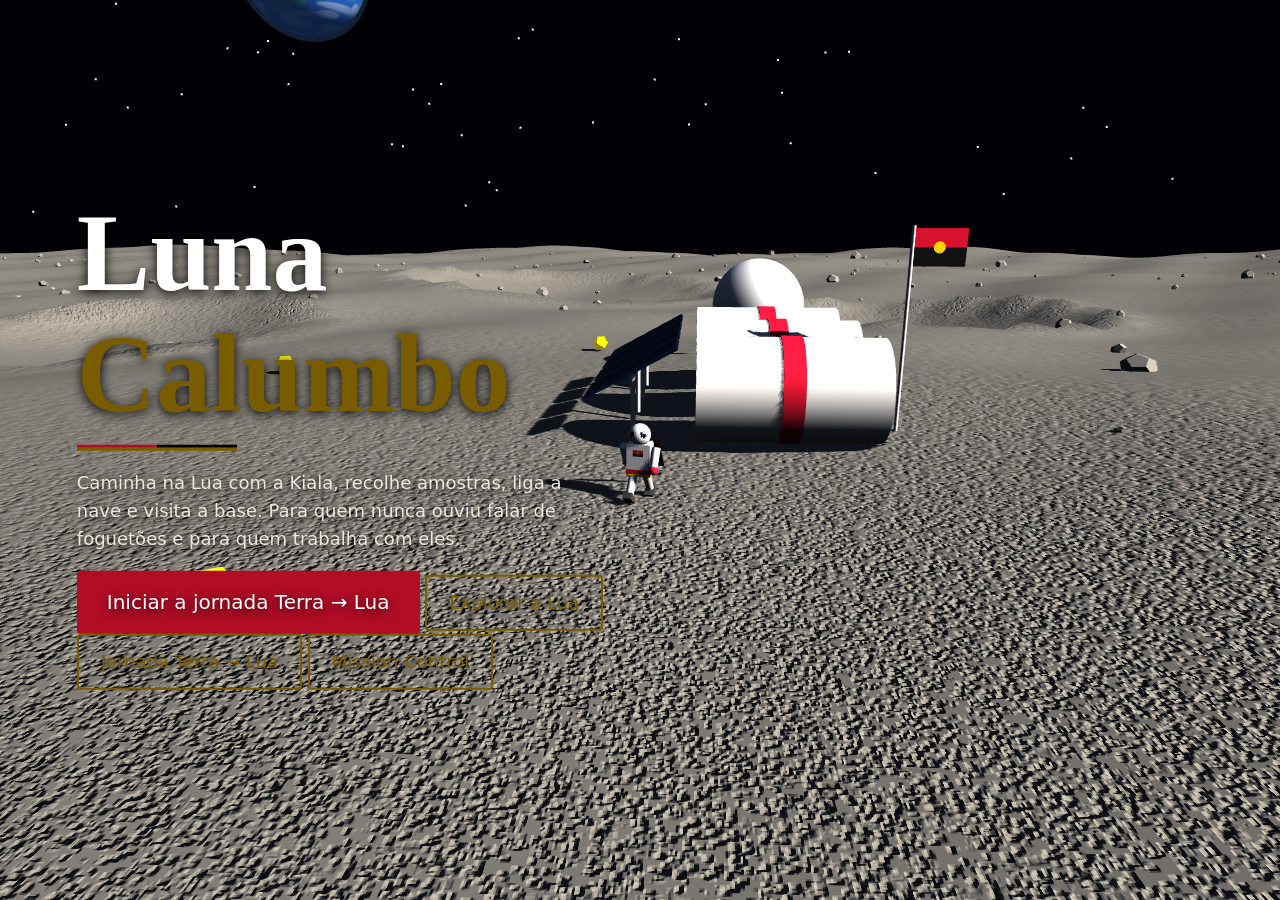
<file: index.html>
<!doctype html><html lang="pt"><head><meta charset="utf-8"><meta name="viewport" content="width=device-width,initial-scale=1"><title>Luna Calumbo</title><link rel="stylesheet" href="css/main.css">
<style>body{overflow:hidden}#w{position:fixed;inset:0}.hero{position:fixed;z-index:5;left:clamp(18px,6vw,80px);top:50%;transform:translateY(-50%);max-width:620px;text-shadow:0 2px 12px #000}
.hero h1{font-size:clamp(48px,12vw,110px);margin:0;color:#fff}.hero h1 b{color:var(--gd)}.band{height:6px;width:160px;background:linear-gradient(90deg,var(--red) 50%,#000 50%);border-bottom:3px solid var(--gd);margin:10px 0 16px}
.hero p{color:#ece7da;font-size:18px;max-width:46ch}</style></head><body><div id="w"></div>
<div class="hero"><h1>Luna <b>Calumbo</b></h1><div class="band"></div><p>Caminha na Lua com a Kiala, recolhe amostras, liga a nave e visita a base. Para quem nunca ouviu falar de foguetões e para quem trabalha com eles.</p>
<p><a class="btn" style="font-size:20px;padding:16px 30px" href="jornada.html">Iniciar a jornada Terra → Lua</a> <a class="btn alt" href="explorar.html">Explorar a Lua</a> <a class="btn alt" href="jornada.html">Jornada Terra → Lua</a> <a class="btn alt" href="mission.html">Mission Control</a></p></div>
<script src="js/three.min.js"></script><script src="js/world.js"></script><script>LunaWorld({el:document.getElementById('w'),mode:'hero'})</script></body></html>
</file>
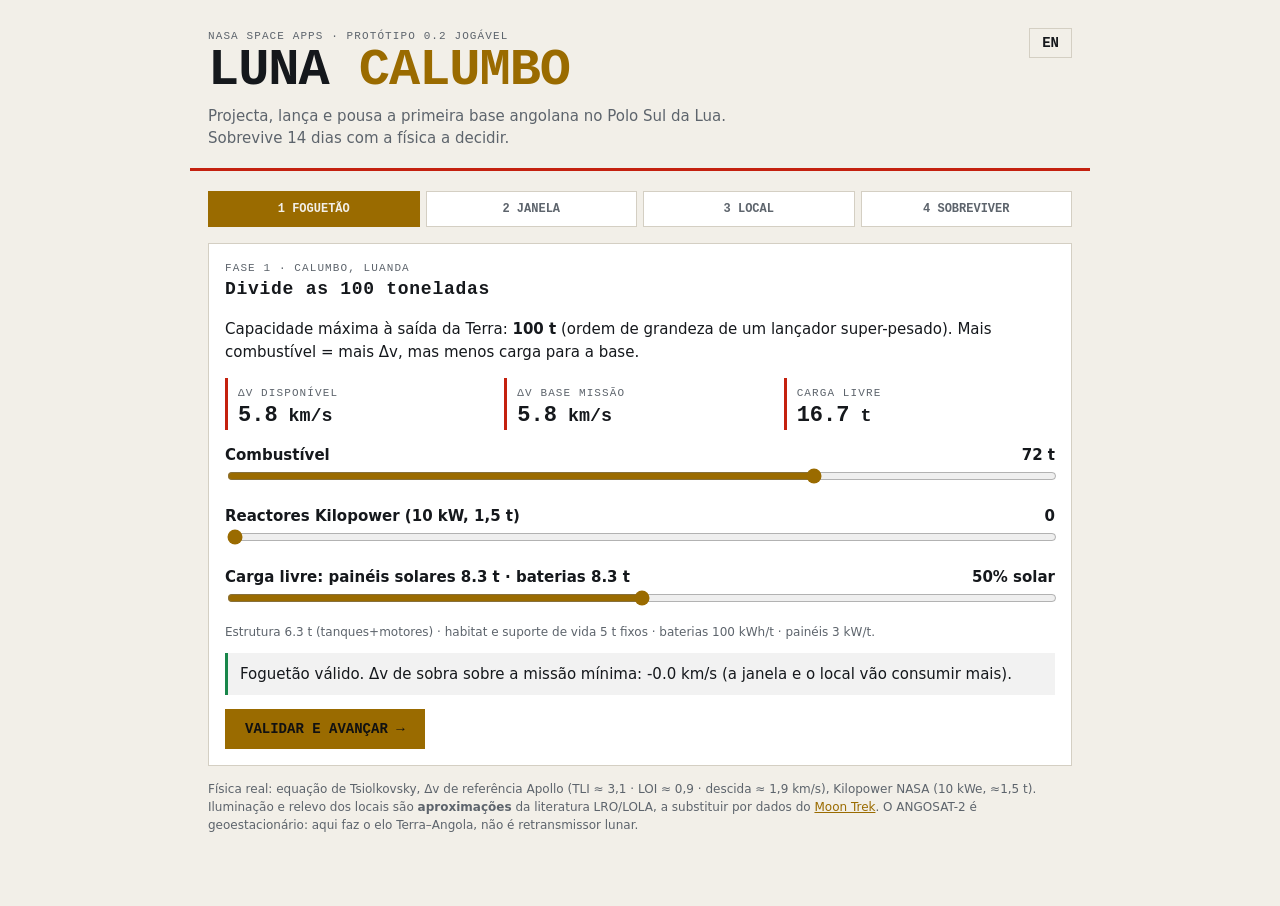
<file: planeador/index.html>
<!doctype html>
<html lang="pt"><head><meta charset="utf-8"><meta name="viewport" content="width=device-width, initial-scale=1"><title>LUNA CALUMBO · Angola to the Moon</title><link rel="stylesheet" href="css/style.css"></head><body>
<header><button id="lang" class="btn g">EN</button><div class="k">NASA Space Apps · Protótipo 0.2 jogável</div><h1>LUNA <em>CALUMBO</em></h1>
<p>Projecta, lança e pousa a primeira base angolana no Polo Sul da Lua. Sobrevive 14 dias com a física a decidir.</p></header>
<main><nav id="nav"></nav><div id="app"></div>
<p class="note">Física real: equação de Tsiolkovsky, Δv de referência Apollo (TLI ≈ 3,1 · LOI ≈ 0,9 · descida ≈ 1,9 km/s), Kilopower NASA (10 kWe, ≈1,5 t). Iluminação e relevo dos locais são <b>aproximações</b> da literatura LRO/LOLA, a substituir por dados do <a href="https://trek.nasa.gov/moon/" target="_blank" rel="noopener">Moon Trek</a>. O ANGOSAT-2 é geoestacionário: aqui faz o elo Terra–Angola, não é retransmissor lunar.</p></main>
<script src="data/sites.js"></script><script src="js/i18n.js"></script><script src="js/game.js"></script><script src="js/extra.js"></script></body></html>
</file>
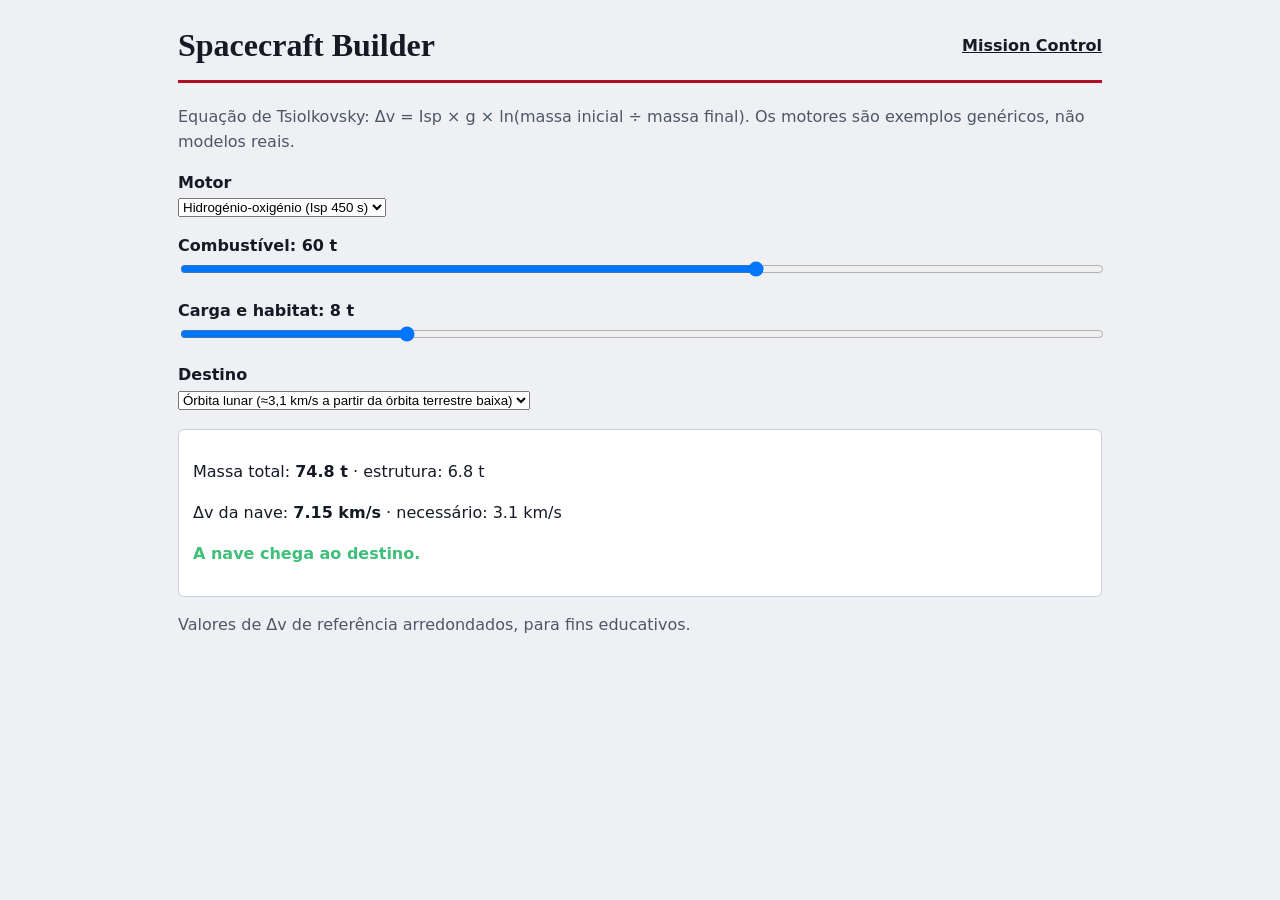
<file: builder.html>
<!doctype html><html lang="pt"><head><meta charset="utf-8"><meta name="viewport" content="width=device-width,initial-scale=1"><title>Spacecraft Builder</title><link rel="stylesheet" href="css/main.css"></head><body><main>
<div class="top"><h1>Spacecraft Builder</h1><a href="mission.html">Mission Control</a></div>
<p class="mu">Equação de Tsiolkovsky: Δv = Isp × g × ln(massa inicial ÷ massa final). Os motores são exemplos genéricos, não modelos reais.</p>
<label for="eng">Motor</label><select id="eng"><option value="350">Hipergólico (Isp 350 s)</option><option value="380">Metano-oxigénio (Isp 380 s)</option><option value="450" selected>Hidrogénio-oxigénio (Isp 450 s)</option></select>
<label for="fuel">Combustível: <span id="vf"></span> t</label><input id="fuel" type="range" min="10" max="90" value="60">
<label for="cargo">Carga e habitat: <span id="vc"></span> t</label><input id="cargo" type="range" min="1" max="30" value="8">
<label for="goal">Destino</label><select id="goal"><option value="3.1">Órbita lunar (≈3,1 km/s a partir da órbita terrestre baixa)</option><option value="4.0">Órbita lunar e regresso parcial (≈4,0 km/s)</option><option value="5.0">Aterragem na Lua (≈5,0 km/s)</option></select>
<div class="out" id="out" aria-live="polite"></div>
<p class="mu">Valores de Δv de referência arredondados, para fins educativos.</p>
<script src="js/builder.js"></script></main></body></html>
</file>
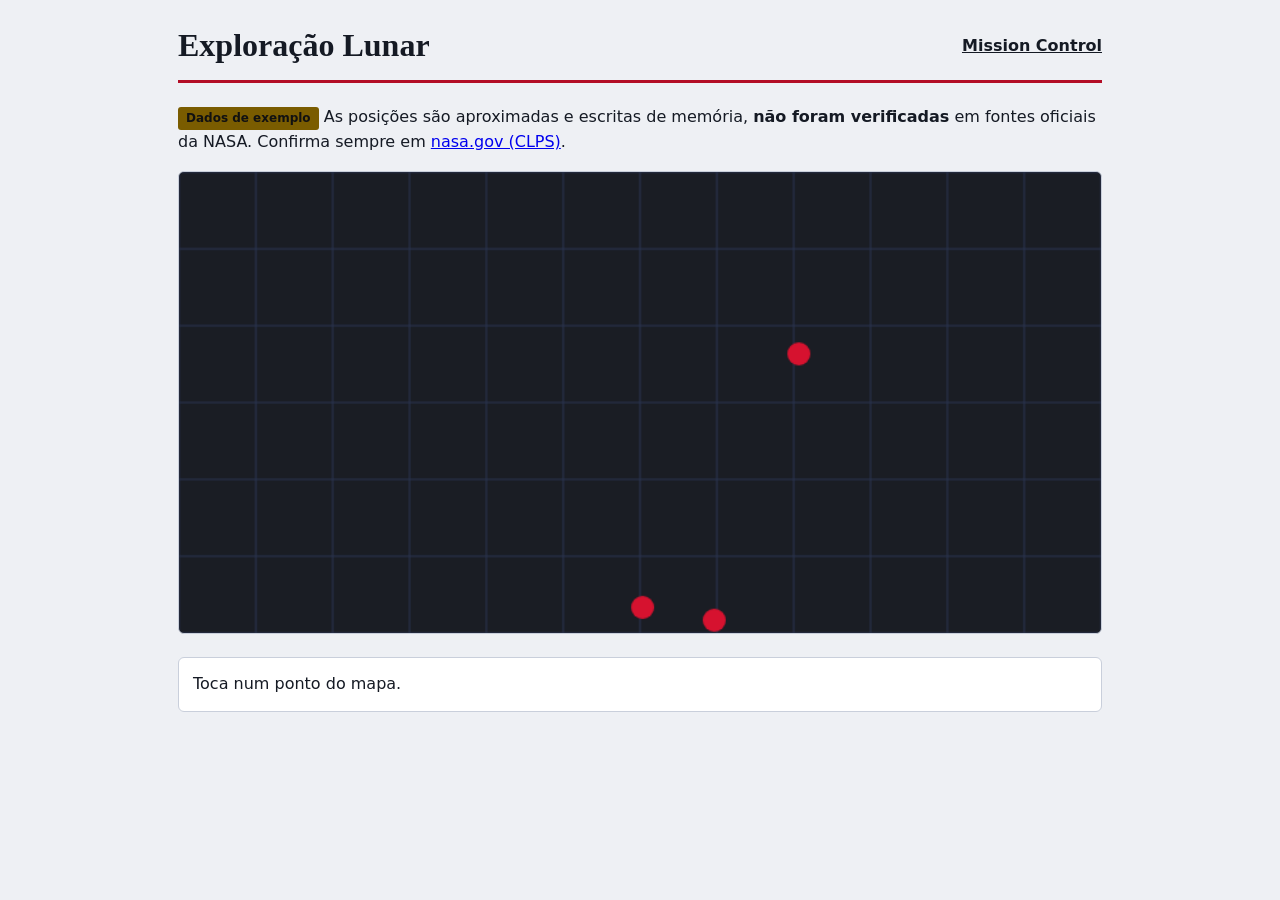
<file: clps.html>
<!doctype html><html lang="pt"><head><meta charset="utf-8"><meta name="viewport" content="width=device-width,initial-scale=1"><title>Exploração Lunar</title><link rel="stylesheet" href="css/main.css"></head><body><main>
<div class="top"><h1>Exploração Lunar</h1><a href="mission.html">Mission Control</a></div>
<p><span class="demo">Dados de exemplo</span> As posições são aproximadas e escritas de memória, <b>não foram verificadas</b> em fontes oficiais da NASA. Confirma sempre em <a href="https://www.nasa.gov/commercial-lunar-payload-services/">nasa.gov (CLPS)</a>.</p>
<canvas id="map" width="720" height="360" style="width:100%;background:#1a1d24;border:1px solid var(--ln);border-radius:6px" role="img" aria-label="Mapa lunar simples com pontos de aterragem de exemplo"></canvas>
<div class="out" id="info">Toca num ponto do mapa.</div><script src="js/clps.js"></script></main></body></html>
</file>
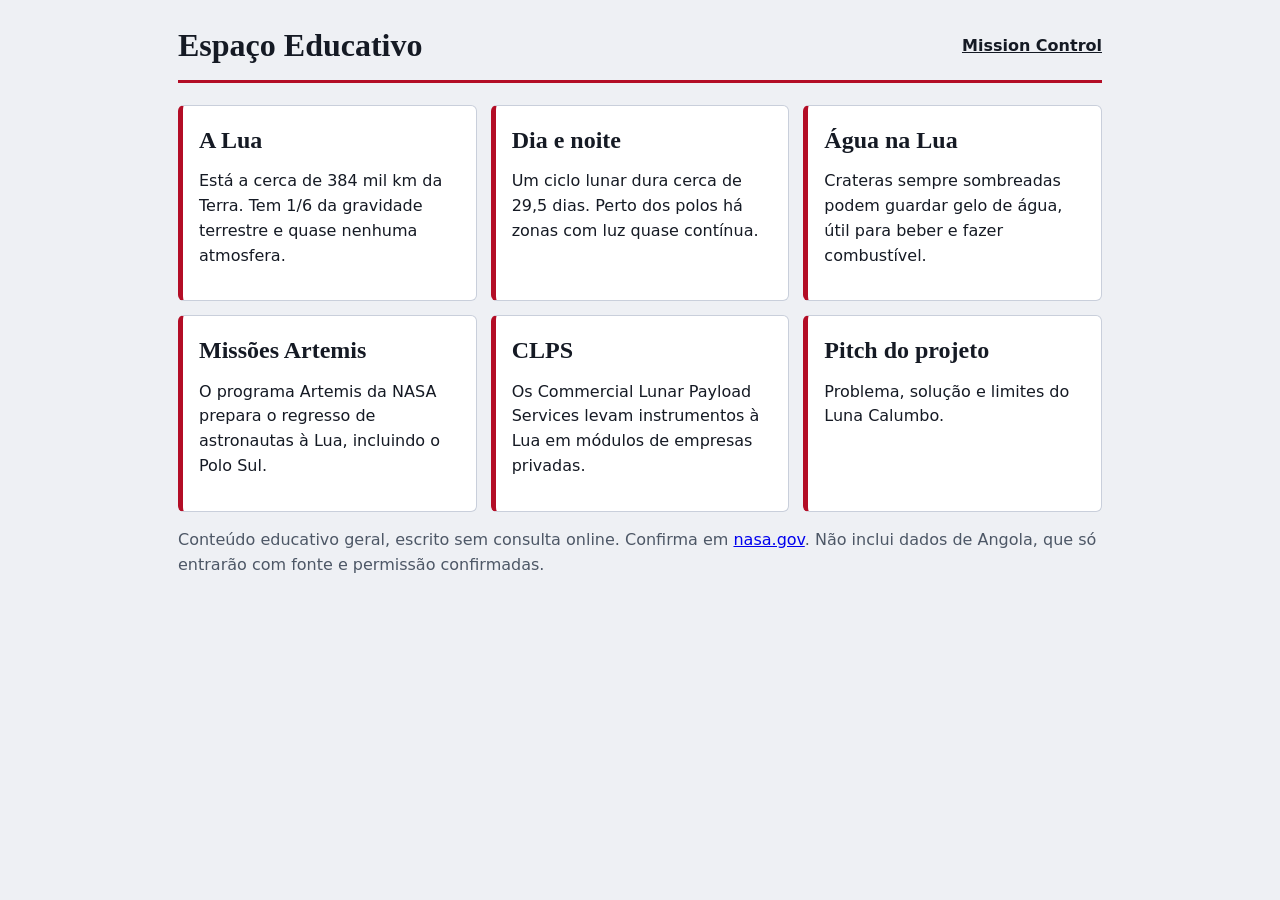
<file: educativo.html>
<!doctype html><html lang="pt"><head><meta charset="utf-8"><meta name="viewport" content="width=device-width,initial-scale=1"><title>Espaço Educativo</title><link rel="stylesheet" href="css/main.css"></head><body><main>
<div class="top"><h1>Espaço Educativo</h1><a href="mission.html">Mission Control</a></div>
<div class="grid">
<div class="card"><h2>A Lua</h2><p>Está a cerca de 384 mil km da Terra. Tem 1/6 da gravidade terrestre e quase nenhuma atmosfera.</p></div>
<div class="card"><h2>Dia e noite</h2><p>Um ciclo lunar dura cerca de 29,5 dias. Perto dos polos há zonas com luz quase contínua.</p></div>
<div class="card"><h2>Água na Lua</h2><p>Crateras sempre sombreadas podem guardar gelo de água, útil para beber e fazer combustível.</p></div>
<div class="card"><h2>Missões Artemis</h2><p>O programa Artemis da NASA prepara o regresso de astronautas à Lua, incluindo o Polo Sul.</p></div>
<div class="card"><h2>CLPS</h2><p>Os Commercial Lunar Payload Services levam instrumentos à Lua em módulos de empresas privadas.</p></div>
<a class="card" href="docs/PITCH.md"><h2>Pitch do projeto</h2><p>Problema, solução e limites do Luna Calumbo.</p></a></div>
<p class="mu">Conteúdo educativo geral, escrito sem consulta online. Confirma em <a href="https://www.nasa.gov">nasa.gov</a>. Não inclui dados de Angola, que só entrarão com fonte e permissão confirmadas.</p></main></body></html>
</file>
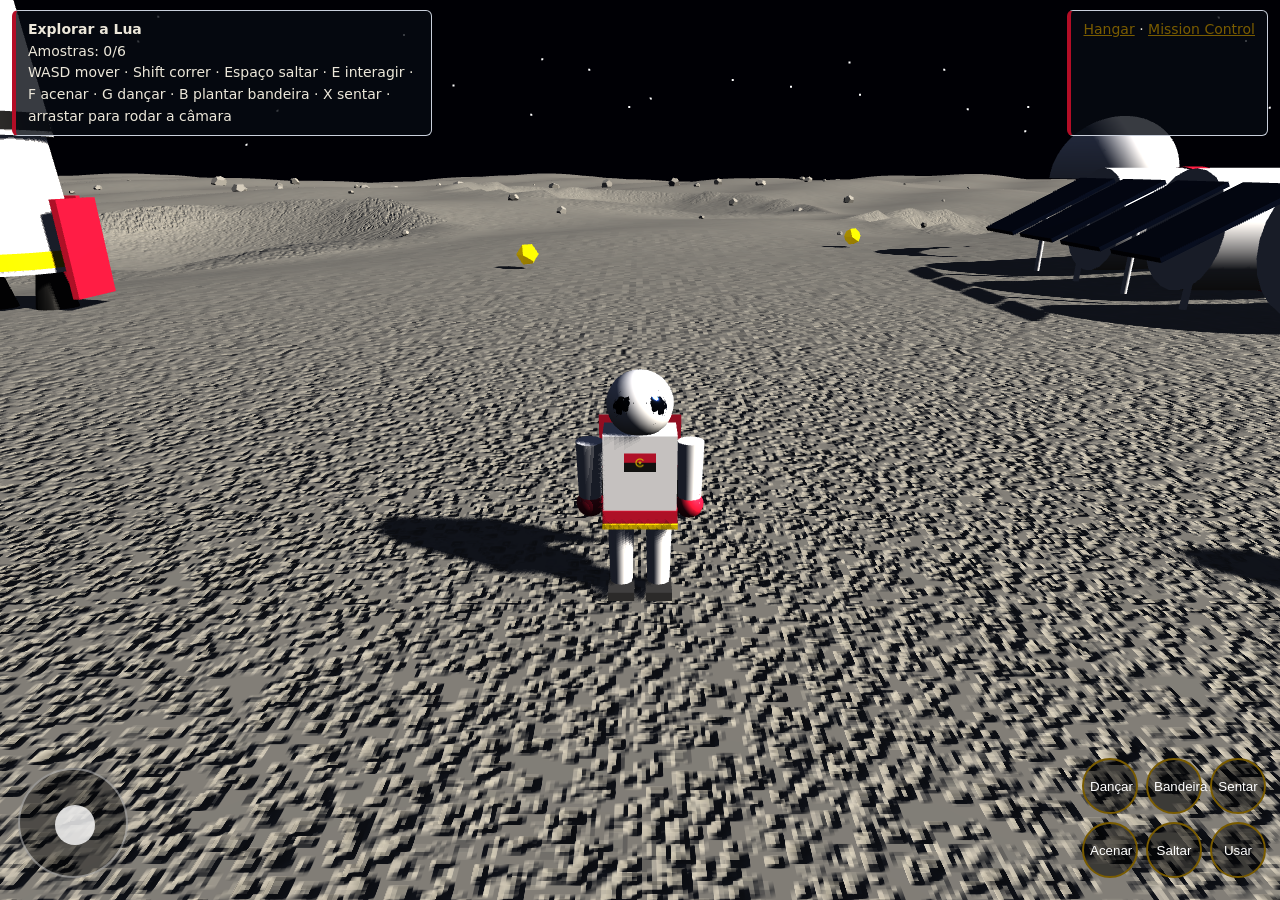
<file: explorar.html>
<!doctype html><html lang="pt"><head><meta charset="utf-8"><meta name="viewport" content="width=device-width,initial-scale=1,viewport-fit=cover"><title>Explorar a Lua · Luna Calumbo</title><link rel="stylesheet" href="css/main.css">
<style>body{overflow:hidden;touch-action:none}#w{position:fixed;inset:0}#hud{position:fixed;top:10px;left:12px;right:12px;display:flex;justify-content:space-between;gap:10px;pointer-events:none;z-index:5}
.pl{background:#070a12cc;border:1px solid var(--ln);border-left:4px solid var(--red);padding:8px 12px;border-radius:6px;color:#ece7da;font-size:14px;max-width:420px}
#hint{position:fixed;left:0;right:0;bottom:130px;text-align:center;color:#fff;font-weight:700;text-shadow:0 2px 6px #000;z-index:5}
#joy{position:fixed;left:18px;bottom:22px;width:110px;height:110px;border-radius:50%;border:2px solid #fff6;background:#0006;z-index:6;touch-action:none}#knob{position:absolute;left:35px;top:35px;width:40px;height:40px;border-radius:50%;background:#fffc}
#acts{position:fixed;right:14px;bottom:22px;display:flex;flex-wrap:wrap;justify-content:flex-end;gap:8px;max-width:230px;z-index:6}#acts button{width:56px;height:56px;border-radius:50%;border:2px solid var(--gd);background:#0008;color:#fff;font:700 13px inherit}
.pl a{pointer-events:auto;color:var(--gd)}</style></head><body><div id="w"></div>
<div id="hud"><div class="pl"><b>Explorar a Lua</b><br><span id="sc">Amostras: 0/6</span><br><span id="tips">WASD mover · Shift correr · Espaço saltar · E interagir · F acenar · G dançar · B plantar bandeira · X sentar · arrastar para rodar a câmara</span></div><div class="pl"><a href="#" id="bHg">Hangar</a> · <a href="mission.html">Mission Control</a></div></div>
<div id="hint" aria-live="polite"></div><div class="pl" id="msg" style="position:fixed;left:50%;transform:translateX(-50%);top:90px;z-index:5;display:none;text-align:center"></div>
<div id="hg" class="pl" style="display:none;position:fixed;left:50%;top:50%;transform:translate(-50%,-50%);z-index:9;width:min(92vw,380px);font-size:15px"><b>Hangar: monta a tua nave</b>
<label for="s1">Andares: <span id="v1"></span></label><input id="s1" type="range" min="1" max="4" value="2">
<label for="s2">Motores: <span id="v2"></span></label><input id="s2" type="range" min="1" max="4" value="2">
<label for="s3">Nariz</label><select id="s3"><option value="0">Cónica</option><option value="1">Arredondada</option></select>
<label for="s4">Cores</label><select id="s4"><option value="0">Branca, vermelha e preta (Angola)</option><option value="1">Preta e dourada</option><option value="2">Vermelha</option></select>
<p id="hs" aria-live="polite"></p><button class="btn" id="hx">Fechar e voltar à Lua</button></div>
<div id="joy" aria-label="Joystick"><div id="knob"></div></div><div id="acts"><button id="bDance">Dançar</button><button id="bFlag">Bandeira</button><button id="bSit">Sentar</button><button id="bWave">Acenar</button><button id="bJump">Saltar</button><button id="bAct">Usar</button></div>
<script src="js/three.min.js"></script><script src="js/world.js"></script><script>
const $=i=>document.getElementById(i);let tm;
const WD=LunaWorld({el:$('w'),mode:'play',onHint:t=>$('hint').textContent=t,onScore:(a,b)=>$('sc').textContent=`Amostras: ${a}/${b}`,onMsg:t=>{const m=$('msg');m.textContent=t;m.style.display='block';clearTimeout(tm);tm=setTimeout(()=>m.style.display='none',5000)}});

const g=i=>+$(i).value;function up(){const c={st:g('s1'),en:g('s2'),nose:g('s3'),col:g('s4')};$('v1').textContent=c.st;$('v2').textContent=c.en;WD.build(c);const k=WD.perf(c);$('hs').textContent='Empuxo/peso: '+k.toFixed(2)+(k<.7?' (fraco: a nave mal sobe)':k>1.3?' (muito bom)':' (bom)')+'. Vai à nave e carrega em E para a ligar.'}
['s1','s2','s3','s4'].forEach(i=>$(i).addEventListener('input',up));up();
$('bHg').onclick=e=>{e.preventDefault();$('hg').style.display='block';WD.setPause(true)};$('hx').onclick=()=>{$('hg').style.display='none';WD.setPause(false)};
</script></body></html>
</file>
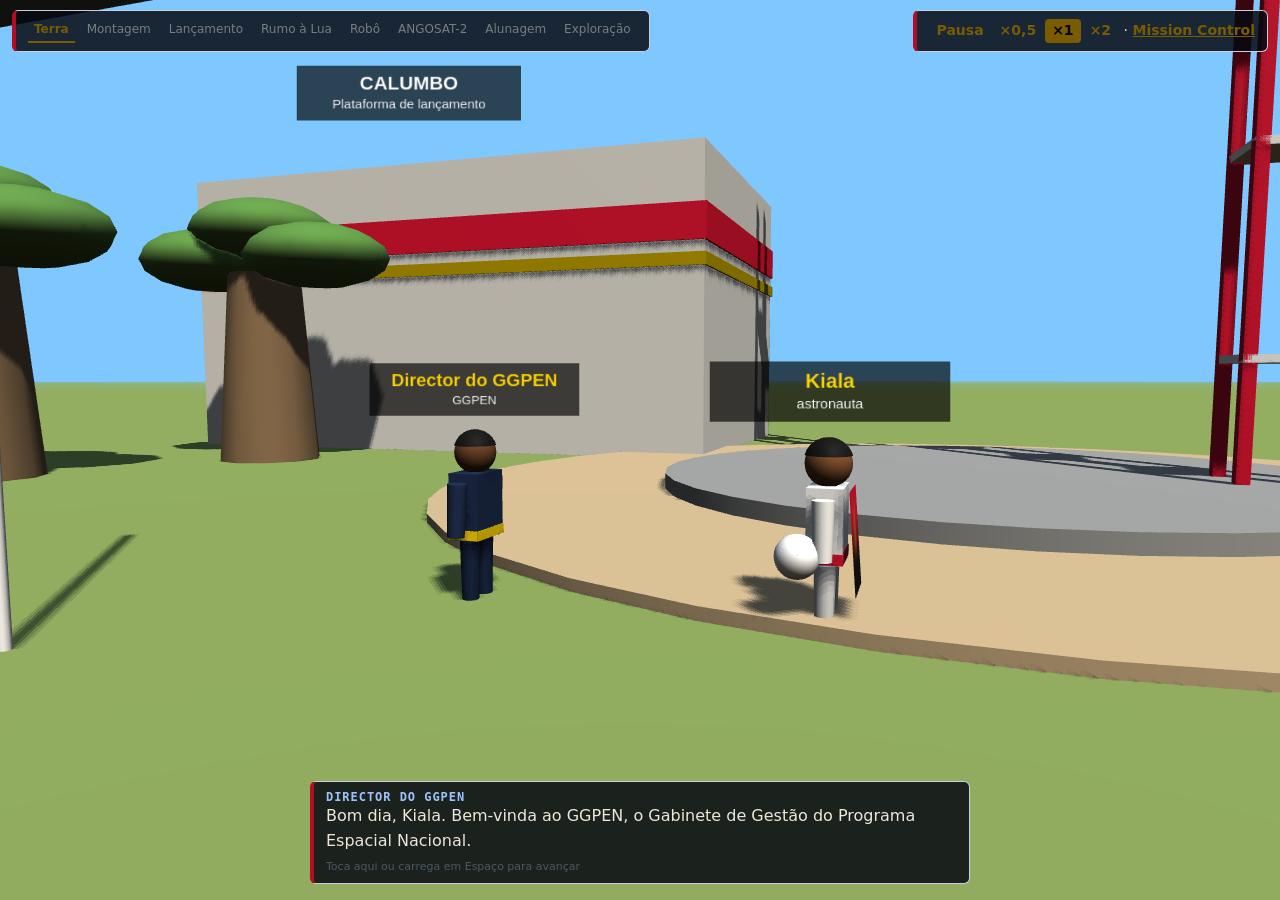
<file: jornada.html>
<!doctype html><html lang="pt"><head><meta charset="utf-8"><meta name="viewport" content="width=device-width,initial-scale=1,viewport-fit=cover"><title>Jornada Terra → Lua · Luna Calumbo</title><link rel="stylesheet" href="css/main.css">
<style>body{overflow:hidden;overscroll-behavior:none}#w{position:fixed;inset:0}
.pl{background:#070a12d9;border:1px solid var(--ln);border-left:4px solid var(--red);padding:8px 12px;border-radius:6px;color:#ece7da;font-size:14px}.pl a{color:var(--gd);font-weight:700;pointer-events:auto}
#top{position:fixed;top:calc(10px + env(safe-area-inset-top,0px));left:12px;right:12px;display:flex;justify-content:space-between;gap:10px;z-index:5;pointer-events:none;flex-wrap:wrap}#steps{display:flex;gap:6px;flex-wrap:wrap;font-size:12px}#steps i{font-style:normal;opacity:.45;padding:1px 6px;border-bottom:2px solid transparent}#steps i.on{opacity:1;border-color:var(--gd);color:var(--gd);font-weight:700}#steps i.ok{opacity:.8}
#tel{position:fixed;left:12px;top:calc(74px + env(safe-area-inset-top,0px));z-index:5;font:12px ui-monospace,Menlo,monospace;display:none}
#cap{position:fixed;left:0;right:0;top:28%;text-align:center;color:#fff;font-weight:700;font-size:clamp(16px,3vw,26px);text-shadow:0 2px 10px #000;z-index:5;pointer-events:none;opacity:0;transition:opacity .5s}#big{position:fixed;inset:0;display:flex;align-items:center;justify-content:center;font:900 min(34vw,260px)/1 Georgia,serif;color:#fff;text-shadow:0 0 40px var(--red);z-index:5;pointer-events:none;opacity:0}
#dlg{position:fixed;left:50%;transform:translateX(-50%);bottom:calc(16px + env(safe-area-inset-bottom,0px));width:min(94vw,660px);z-index:7;display:none;font-size:16px;cursor:pointer}#dlg.in{animation:fi .35s}@keyframes fi{from{opacity:0;transform:translate(-50%,8px)}}#dn{display:block;font:700 12px ui-monospace,monospace;letter-spacing:.08em;text-transform:uppercase}#dlg small{display:block;color:var(--mu);font-size:11px;margin-top:4px}
.box{position:fixed;left:50%;top:50%;transform:translate(-50%,-50%);z-index:9;width:min(92vw,400px);display:none;font-size:15px}.box input{width:100%;accent-color:var(--gd)}#fin{top:auto;bottom:calc(16px + env(safe-area-inset-bottom,0px));transform:translateX(-50%);width:min(96vw,640px)}#fin .btn,.box .btn{margin:4px 4px 0 0;padding:9px 14px;font-size:14px}.box a.btn{color:#fff}.ok{color:#5fd38d}.no{color:#ff7a6a}
#ytmusic{width:min(100%,420px);height:180px;margin:8px auto 0;display:none}#ytmusic iframe{width:100%;height:100%;border:0;border-radius:6px}#fade{position:fixed;inset:0;background:#000;opacity:0;pointer-events:none;z-index:8;transition:opacity .7s}.pl a.btn{color:#fff}.note{font-size:11px;color:var(--mu);margin:6px 0 0}
#spd a{display:inline-block;padding:1px 7px;border-radius:4px;text-decoration:none;margin:0 1px}#spd a.on{background:var(--gd);color:#000}
#scan{position:fixed;right:12px;top:calc(96px + env(safe-area-inset-top,0px));width:min(310px,58vw);z-index:6;display:none;font:11px/1.5 ui-monospace,Menlo,monospace;border-left-color:#5fd38d}#scan b{display:block;color:var(--gd);font-size:12px}#scan #sz{display:block;margin-bottom:3px;color:#fff;font-weight:700}#scan .r{display:flex;flex-wrap:wrap;justify-content:space-between;gap:0 8px}#scan small{color:var(--mu);font-size:10px}#scan .v{margin-top:5px;padding-top:4px;border-top:1px solid var(--ln);font-weight:700}
#ntf{position:fixed;left:12px;top:calc(96px + env(safe-area-inset-top,0px));width:min(300px,58vw);z-index:6;display:none;font-size:13px;animation:fi2 .3s}#ntf b{display:block;font:700 11px ui-monospace,monospace;letter-spacing:.06em;color:var(--gd);text-transform:uppercase;margin-bottom:2px}#ntf em{display:block;font-style:normal;font-weight:700}#ntf.g{border-left-color:#5fd38d}#ntf.r{border-left-color:#ff7a6a}@keyframes fi2{from{opacity:0;transform:translateY(-6px)}}
#pz{position:fixed;left:50%;top:38%;transform:translateX(-50%);z-index:6;display:none;pointer-events:none;font-weight:700;text-align:center}</style></head><body>
<div id="w"></div>
<div id="top"><div class="pl" id="steps"></div><div class="pl"><span id="spd" aria-label="Velocidade da demonstração"><a href="#" data-s="0" id="bPz" title="Pausar (P)">Pausa</a><a href="#" data-s=".5">×0,5</a><a href="#" data-s="1" class="on">×1</a><a href="#" data-s="2">×2</a></span> · <a href="mission.html">Mission Control</a></div></div>
<div class="pl" id="tel"></div><div id="cap" aria-live="polite"></div><div id="big"></div>
<div class="pl" id="scan" role="status" aria-live="polite"><b>📡 Robô → 🛰 Nave</b><span id="sz"></span><div id="sl"></div><div class="v" id="sv"></div><small>Dados simulados, para ensino.</small></div><div class="pl" id="ntf" role="alert"></div><div class="pl" id="pz">PAUSADO · carrega em P ou em «Retomar»</div>
<div class="pl" id="dlg" role="status"><b id="dn"></b><span id="dt"></span><small>Toca aqui ou carrega em Espaço para avançar</small></div>
<div class="pl box" id="hg"><b>Abastecimento</b><p style="margin:.4em 0">Combustível total: <b id="fv"></b> t</p><input id="fs" type="range" min="40" max="85" value="60" aria-label="Combustível em toneladas"><p id="fm" aria-live="polite" style="margin:.5em 0"></p><button class="btn" id="fgo">Abastecer e lançar</button><p class="note">Valores simplificados para ensino. A janela ideal usada no jogo 3D é 73–76 t.</p></div>
<div class="pl box" id="fin"><b>Missão cumprida!</b> Dança e ouve música:<br><button class="btn" data-m="kelly">Kelly Stress — Felicidade (Sebém)</button><button class="btn" data-m="lambas">Os Lambas — Comboio II</button><button class="btn" data-m="samba">Samba</button><button class="btn" data-m="hino">Hino Nacional</button><button class="btn alt" data-m="stop">Parar</button><br><a class="btn" href="explorar.html">Explorar a Lua →</a><button class="btn alt" id="rs">Repetir</button><div id="ytmusic" aria-label="Leitor de Os Lambas — Comboio II"></div><p class="note" id="mn">O Kuduro “Felicidade (Sebém)”, de Kelly Stress, toca o ficheiro assets/audio/kuduro.mp3. “Comboio II”, dos Os Lambas, é reproduzida através do YouTube. O Hino toca o ficheiro assets/audio/hino.mp3, que deves colocar tu.</p></div>
<div id="fade"></div>
<script src="js/three.min.js"></script>
<script>
/* ===== Configuração editável ===== */
const DIRECTOR_NOME='Director do GGPEN'; // põe aqui o nome do director (ex.: 'Dr. Nome Apelido')
const FUEL_MIN=73,FUEL_MAX=76;
/* ===== Base ===== */
const $=i=>document.getElementById(i),PI=Math.PI;
const R=new THREE.WebGLRenderer({antialias:true});R.setPixelRatio(Math.min(devicePixelRatio,2));R.shadowMap.enabled=true;$('w').appendChild(R.domElement);
const S=new THREE.Scene(),C=new THREE.PerspectiveCamera(55,1,.1,4000);
function rs(){R.setSize(innerWidth,innerHeight);C.aspect=innerWidth/innerHeight;C.updateProjectionMatrix()}addEventListener('resize',rs);rs();
const sun=new THREE.DirectionalLight(0xfff4e0,1.05);sun.position.set(50,90,60);sun.castShadow=true;sun.shadow.mapSize.set(1024,1024);Object.assign(sun.shadow.camera,{left:-45,right:45,top:60,bottom:-30,far:300});S.add(sun);
const amb=new THREE.HemisphereLight(0xbcd8ff,0x5a4a35,.5);S.add(amb);
const M=(c,r=.6,m=0)=>new THREE.MeshStandardMaterial({color:c,roughness:r,metalness:m}),W=M(0xf2f2f2),RED=M(0xd6122f),YEL=M(0xf9d200,.4,.3),BLK=M(0x151515);
const add=(g,m,x,y,z,p)=>{const o=new THREE.Mesh(g,m);o.position.set(x,y,z);o.castShadow=o.receiveShadow=true;(p||S).add(o);return o};
const grp=(x,y,z,p)=>{const g=new THREE.Group();g.position.set(x,y,z);(p||S).add(g);return g};
const ease=u=>u<.5?2*u*u:1-Math.pow(-2*u+2,2)/2,cv=(w,h,f)=>{const c=document.createElement('canvas');c.width=w;c.height=h;f(c.getContext('2d'),w,h);return c};
function label(t,sub,col){const c=cv(256,64,(x,w,h)=>{x.fillStyle='#000a';x.fillRect(0,0,w,h);x.fillStyle=col||'#f9d200';x.font='bold 22px sans-serif';x.textAlign='center';x.fillText(t,w/2,28,240);x.fillStyle='#fff';x.font='15px sans-serif';x.fillText(sub||'',w/2,50)});const s=new THREE.Sprite(new THREE.SpriteMaterial({map:new THREE.CanvasTexture(c),depthTest:false}));s.scale.set(3,.75,1);return s}
const flagTex=new THREE.CanvasTexture(cv(128,80,x=>{x.fillStyle='#d6122f';x.fillRect(0,0,128,40);x.fillStyle='#111';x.fillRect(0,40,128,40);x.strokeStyle='#f9d200';x.lineWidth=5;x.beginPath();x.arc(64,40,17,PI*.9,PI*2.1);x.stroke();x.fillStyle='#f9d200';x.beginPath();for(let i=0;i<10;i++){const a=i*PI/5-PI/2,r=i%2?5:11;x.lineTo(64+Math.cos(a)*r,40+Math.sin(a)*r)}x.fill()}));
const FM=new THREE.MeshStandardMaterial({map:flagTex,side:2,roughness:.8});
/* céu, estrelas */
const SKY=new THREE.Color(),C1=new THREE.Color(0x7ec8ff),C2=new THREE.Color(0x000008);
const sg=new THREE.BufferGeometry(),sp=new Float32Array(3600);for(let i=0;i<sp.length;i+=3){const a=Math.random()*6.283,b=Math.acos(2*Math.random()-1);sp.set([2500*Math.sin(b)*Math.cos(a),2500*Math.cos(b),2500*Math.sin(b)*Math.sin(a)],i)}sg.setAttribute('position',new THREE.BufferAttribute(sp,3));
const stars=new THREE.Points(sg,new THREE.PointsMaterial({color:0xffffff,size:2,sizeAttenuation:false,transparent:true,opacity:0}));S.add(stars);
function sky(a){a=Math.max(0,Math.min(1,a));SKY.copy(C1).lerp(C2,a);S.background=SKY;if(S.fog)S.fog.color.copy(SKY);stars.material.opacity=Math.max(0,(a-.5)*2);amb.intensity=.5-.3*a}
/* ===== Pessoas ===== */
function person(o){const g=grp(0,0,0),u={},mk=(geo,m,x,y,z,p)=>add(geo,m,x,y,z,p||g);
mk(new THREE.BoxGeometry(.75,.95,.45),M(o.suit),0,1.35,0);mk(new THREE.BoxGeometry(.77,.14,.47),M(o.trim),0,.95,0);
mk(new THREE.SphereGeometry(.3,20,16),M(o.skin,.8),0,2.1,0);mk(new THREE.SphereGeometry(.31,16,12,0,6.3,0,1.3),BLK,0,2.12,0);
function lim(sx,py,len,nm,col){const p=grp(sx,py,0,g);mk(new THREE.CylinderGeometry(.14,.12,len,12),M(col),0,-len/2,0,p);u[nm]=p}
lim(-.52,1.7,.75,'armL',o.suit);lim(.52,1.7,.75,'armR',o.suit);lim(-.2,.85,.85,'legL',o.legs);lim(.2,.85,.85,'legR',o.legs);
if(o.cape){const cp=new THREE.Mesh(new THREE.PlaneGeometry(.9,1.3),FM);cp.geometry.translate(0,-.65,0);cp.position.set(0,1.8,-.3);cp.castShadow=true;g.add(cp);u.cape=cp}
if(o.helmet){const h=grp(.55,1.0,.3,g);mk(new THREE.SphereGeometry(.4,22,16),W,0,0,0,h);const v=mk(new THREE.SphereGeometry(.31,20,14),M(0x13224d,.15,.9),0,.02,.17,h);v.scale.set(1,.8,.6);u.helm=h}
u.lp=new THREE.Vector3();g.userData=u;return g}
const K=person({suit:0xf2f2f2,trim:0xd6122f,legs:0xcfcfcf,skin:0x6b4226,cape:1,helmet:1}),D=person({suit:0x1c2a4a,trim:0xf9d200,legs:0x14203a,skin:0x5a3820});
const kt=label('Kiala','astronauta'),dt_=label(DIRECTOR_NOME,'GGPEN');kt.position.y=3;dt_.position.y=3;K.add(kt);D.add(dt_);
function animP(p,dt,t,dance,beat){const u=p.userData,v=Math.hypot(p.position.x-u.lp.x,p.position.z-u.lp.z)/Math.max(dt,1e-3);u.lp.copy(p.position);const ph=(u.ph=(u.ph||0)+dt*Math.min(v,5)*2.2);
['legL','legR','armL','armR'].forEach(k=>u[k].rotation.set(0,0,0));p.rotation.z=0;
if(dance){const b=beat*PI*2;if(dance==='kuduro'){u.legL.rotation.x=Math.sin(b*2)*.9;u.legR.rotation.x=-Math.sin(b*2)*.9;u.armL.rotation.set(-2.4+Math.sin(b*2)*.6,0,.5);u.armR.rotation.set(-2.4-Math.sin(b*2)*.6,0,-.5);u.by=Math.abs(Math.sin(b))*.3}
else if(dance==='samba'){p.rotation.z=Math.sin(b)*.1;u.legL.rotation.set(Math.sin(b)*.5,0,.15);u.legR.rotation.set(-Math.sin(b)*.5,0,-.15);u.armL.rotation.set(0,0,1.4+Math.sin(b*2)*.3);u.armR.rotation.set(0,0,-1.4-Math.sin(b*2)*.3);u.by=Math.abs(Math.sin(b))*.12}
else{u.armR.rotation.set(-2.6,0,-.2);u.by=0}}
else if(v>.3){u.legL.rotation.x=Math.sin(ph)*.8;u.legR.rotation.x=-Math.sin(ph)*.8;u.armL.rotation.x=-Math.sin(ph)*.6;u.armR.rotation.x=Math.sin(ph)*.6;u.by=0}
else{u.armL.rotation.x=Math.sin(t*1.5)*.05;u.by=0;if(u.wave>0){u.wave-=dt;u.armR.rotation.set(0,0,-2.5+Math.sin(t*12)*.35)}}
if(u.cape)u.cape.rotation.x=.12+Math.min(v,5)*.1+Math.sin(t*6)*.05}
/* ===== Terra (Calumbo) ===== */
const G=grp(0,0,0);G.add(Object.assign(new THREE.Mesh(new THREE.CircleGeometry(500,48).rotateX(-PI/2),M(0x7a8f4d,1)),{receiveShadow:true}));
add(new THREE.CylinderGeometry(15,15,.2,40),M(0xb9a07a,1),0,.1,0,G);add(new THREE.CylinderGeometry(9,9,.6,36),M(0x8a8a88,.9),0,.3,0,G);
for(let i=0;i<14;i++){const a=i*2.1,r=45+(i*37%120),b=grp(Math.cos(a)*r,0,Math.sin(a)*r-40,G);add(new THREE.CylinderGeometry(1.3,1.8,7,10),M(0x7b6246,1),0,3.5,0,b);for(let k=0;k<3;k++)add(new THREE.SphereGeometry(2.6,10,8),M(0x4f7a3a,1),(k-1)*2.4,7.6+k%2,0,b).scale.y=.45}
const hang=add(new THREE.BoxGeometry(24,12,14),M(0xdedcd6,.8),-22,6,-14,G);add(new THREE.BoxGeometry(24.2,1.4,14.2),RED,-22,9,-14,G);add(new THREE.BoxGeometry(24.2,.5,14.2),YEL,-22,7.6,-14,G);
const sign=label('CALUMBO','Plataforma de lançamento','#fff');sign.scale.set(9,2.2,1);sign.position.set(-22,14.5,-6);G.add(sign);
const fp=grp(-12,0,18,G);add(new THREE.CylinderGeometry(.08,.08,9,8),W,0,4.5,0,fp);const fl=new THREE.Mesh(new THREE.PlaneGeometry(3,1.9),FM);fl.position.set(1.6,7.9,0);fp.add(fl);
const gan=grp(6.2,.6,0,G);for(const [x,z] of [[-.9,-.9],[.9,-.9],[-.9,.9],[.9,.9]])add(new THREE.BoxGeometry(.3,38,.3),M(0xd6122f),x,19,z,gan);for(let y=3;y<38;y+=5)add(new THREE.BoxGeometry(2.1,.2,2.1),W,0,y,0,gan);
S.fog=new THREE.Fog(0x7ec8ff,120,800);
/* ===== Satélite, módulo lunar ===== */
function satellite(){const s=grp(0,0,0),pn=[];add(new THREE.BoxGeometry(1.4,1.8,1.4),M(0xd9b24a,.3,.8),0,0,0,s);for(const sx of[-1,1]){const p=grp(sx*.7,0,0,s);const pl=add(new THREE.BoxGeometry(3.2,.06,1.3),M(0x1a2f6b,.3,.7),sx*1.6,0,0,p);p.userData.sx=sx;pn.push(p)}
const dish=grp(0,.9,.2,s);add(new THREE.SphereGeometry(.6,14,10,0,6.3,0,1.2),W,0,.2,0,dish).rotation.x=-.2;s.userData={pn,dish};return s}
function lander(){const l=grp(0,0,0),legs=[];add(new THREE.CylinderGeometry(1.2,1.5,3,20),W,0,1.5,0,l);add(new THREE.CylinderGeometry(1.52,1.52,.4,20),RED,0,.9,0,l);add(new THREE.CylinderGeometry(.5,.8,.9,12),M(0x444444,.4,.8),0,-.3,0,l);
for(let i=0;i<4;i++){const a=i*PI/2,p=grp(Math.cos(a)*1.3,.4,Math.sin(a)*1.3,l);p.rotation.y=-a;const q=grp(0,0,0,p);add(new THREE.BoxGeometry(.18,2.6,.18),M(0xb0b0b0,.5,.6),0,-1.3,0,q);add(new THREE.BoxGeometry(.9,.1,.9),M(0xb0b0b0),0,-2.6,0,q);legs.push(q)}
l.userData.legs=legs;return l}
const setLegs=(l,o)=>l.userData.legs.forEach(q=>{q.rotation.z=-(1-o)*1.4;q.visible=o>.02});
/* ===== Foguetão Calumbo-1 (base em y=0, comprimento ~36) ===== */
const RK=grp(0,.6,0,G),pS1=grp(0,0,0,RK),UP=grp(0,0,0,RK),pS2=grp(0,0,0,UP),pLan=grp(0,0,0,UP),pFa=grp(0,0,0,UP);
for(let i=0;i<4;i++){const a=i*PI/2;add(new THREE.CylinderGeometry(.35,.6,1.3,12),M(0x444444,.4,.8),Math.cos(a)*.9,.65,Math.sin(a)*.9,pS1)}
add(new THREE.CylinderGeometry(1.8,1.8,13.8,28),W,0,8.1,0,pS1);add(new THREE.CylinderGeometry(1.82,1.82,1.2,28),RED,0,4,0,pS1);add(new THREE.CylinderGeometry(1.82,1.82,.5,28),YEL,0,5,0,pS1);add(new THREE.CylinderGeometry(1.82,1.82,1.5,28),BLK,0,13,0,pS1);
for(let i=0;i<4;i++){const a=i*PI/2,f=add(new THREE.BoxGeometry(.2,3,1.8),RED,Math.cos(a)*2.3,2.2,Math.sin(a)*2.3,pS1);f.rotation.y=-a}
add(new THREE.CylinderGeometry(1.6,1.8,7,28),BLK,0,18.9,0,pS2);add(new THREE.CylinderGeometry(1.62,1.62,.5,28),YEL,0,18,0,pS2);
const LD1=lander();LD1.position.y=22.8;LD1.scale.setScalar(.9);pLan.add(LD1);setLegs(LD1,0);const SAT=satellite();SAT.position.set(0,27.6,0);SAT.userData.pn.forEach(p=>p.scale.x=.05);pLan.add(SAT);
const fairM=new THREE.MeshStandardMaterial({color:0xf2f2f2,roughness:.5,transparent:true});add(new THREE.CylinderGeometry(1.75,1.75,9,28),fairM,0,26.9,0,pFa);add(new THREE.ConeGeometry(1.75,5,28),fairM,0,33.9,0,pFa);
[pS1,pS2,pLan,pFa].forEach(p=>p.visible=false);
const FL=new THREE.Mesh(new THREE.ConeGeometry(1.1,6,16).rotateX(PI),new THREE.MeshBasicMaterial({color:0xffa030,transparent:true,opacity:.85}));FL.visible=false;RK.add(FL);
/* ===== Espaço ===== */
const SP=grp(0,0,0);SP.visible=false;
const eTex=new THREE.CanvasTexture(cv(1024,512,(x,w,h)=>{x.fillStyle='#1c52a8';x.fillRect(0,0,w,h);const P=(lo,la)=>[(lo+180)/360*w,(90-la)/180*h];
x.fillStyle='#4f8f4a';x.beginPath();[[-17,15],[-16,21],[-10,29],[-6,35],[10,37],[11,33],[20,32],[32,31],[34,28],[38,18],[43,12],[51,12],[45,2],[40,-4],[40,-15],[35,-24],[32,-29],[27,-34],[20,-35],[18,-32],[12,-18],[13,-9],[9,-1],[9,4],[5,6],[-8,4],[-13,8]].forEach(([a,b],i)=>{const p=P(a,b);i?x.lineTo(...p):x.moveTo(...p)});x.fill();
x.fillStyle='#c9b36a88';x.beginPath();const q=P(10,22);x.ellipse(q[0],q[1],45,22,0,0,7);x.fill();for(let i=0;i<70;i++){x.fillStyle='#ffffff88';x.beginPath();x.ellipse(Math.random()*w,Math.random()*h,14+Math.random()*40,3+Math.random()*7,0,0,7);x.fill()}}));
const EM=new THREE.MeshStandardMaterial({map:eTex,roughness:.9,emissive:0xffffff,emissiveMap:eTex,emissiveIntensity:.45});const EA=add(new THREE.SphereGeometry(40,64,48),EM,0,0,0,SP);EA.rotation.y=-.9;add(new THREE.SphereGeometry(42,32,24),new THREE.MeshBasicMaterial({color:0x6fa8ff,transparent:true,opacity:.18,side:THREE.BackSide}),0,0,0,SP);
{const th=(90+12)*PI/180,ph=(13+180)/360*PI*2,r=40.2,m=add(new THREE.SphereGeometry(.7,10,8),new THREE.MeshBasicMaterial({color:0xf9d200}),-r*Math.cos(ph)*Math.sin(th),r*Math.cos(th),r*Math.sin(ph)*Math.sin(th),EA);const lb=label('Angola','',null);lb.scale.set(14,3.5,1);lb.position.copy(m.position).multiplyScalar(1.12);EA.add(lb)}
const mTex=new THREE.CanvasTexture(cv(512,256,(x,w,h)=>{x.fillStyle='#8f8e8a';x.fillRect(0,0,w,h);for(let i=0;i<2500;i++){const v=70+Math.random()*100|0;x.fillStyle=`rgba(${v},${v},${v-4},.4)`;x.fillRect(Math.random()*w,Math.random()*h,2+Math.random()*7,2+Math.random()*7)}for(let i=0;i<30;i++){x.fillStyle='#0002';x.beginPath();x.arc(Math.random()*w,Math.random()*h,3+Math.random()*10,0,7);x.fill()}}));mTex.wrapS=mTex.wrapT=THREE.RepeatWrapping;
const MP=new THREE.Vector3(560,70,0),MO=add(new THREE.SphereGeometry(11,48,32),new THREE.MeshStandardMaterial({map:mTex,roughness:1,emissive:0x777777,emissiveMap:mTex,emissiveIntensity:.35}),MP.x,MP.y,MP.z,SP);
/* ===== Superfície lunar ===== */
const L=grp(0,0,0);L.visible=false;const gt=mTex.clone();gt.repeat.set(9,9);gt.needsUpdate=true;
add(new THREE.CircleGeometry(400,48).rotateX(-PI/2),new THREE.MeshStandardMaterial({color:0xb8b6b0,map:gt,roughness:1}),0,0,0,L);
for(let i=0;i<60;i++){const a=i*2.4,r=14+i*3.5%130;add(new THREE.DodecahedronGeometry(.5+i%5*.35,0),M(0x77756f,1),Math.cos(a)*r,.2,Math.sin(a)*r-10,L)}
const EL=add(new THREE.SphereGeometry(5,32,24),EM,-60,48,-130,L);const LD=lander();L.add(LD);
const fG=grp(0,0,0,L);fG.visible=false;add(new THREE.CylinderGeometry(.06,.06,5,8),W,0,2.5,0,fG);{const f=new THREE.Mesh(new THREE.PlaneGeometry(2.2,1.4),FM);f.position.set(1.1,4.3,0);fG.add(f)}
const dust=add(new THREE.RingGeometry(1,2,32).rotateX(-PI/2),new THREE.MeshBasicMaterial({color:0xcfcac0,transparent:true,opacity:0,side:2}),0,.05,0,L);dust.castShadow=dust.receiveShadow=false;
/* ===== Robô explorador, zonas candidatas e farol ===== */
function robot(){const r=grp(0,0,0),u={wh:[]};
add(new THREE.BoxGeometry(1.5,.5,2),W,0,.75,0,r);add(new THREE.BoxGeometry(1.53,.12,2.03),RED,0,.93,0,r);
for(const x of[-.95,.95])for(const z of[-.75,0,.75]){const w=add(new THREE.CylinderGeometry(.38,.38,.3,14),BLK,x,.38,z,r);w.rotation.z=PI/2;u.wh.push(w)}
add(new THREE.BoxGeometry(1.9,.06,1.1),M(0x1a2f6b,.3,.7),0,1.06,-.3,r);add(new THREE.CylinderGeometry(.07,.07,1,8),M(0x888888),0,1.5,.7,r);
const h=grp(0,2.05,.7,r);add(new THREE.BoxGeometry(.7,.4,.45),YEL,0,0,0,h);add(new THREE.SphereGeometry(.14,10,8),M(0x13224d,.15,.9),0,0,.25,h);
add(new THREE.SphereGeometry(.4,14,8,0,6.3,0,1.2),W,-.55,1.25,-.85,r).rotation.x=-.5;u.ant=grp(-.55,1.5,-.85,r);
for(const sx of[-1,1]){const f=new THREE.Mesh(new THREE.PlaneGeometry(.7,.44),FM);f.position.set(sx*.77,.75,0);f.rotation.y=sx*PI/2;r.add(f)}
const cone=new THREE.Mesh(new THREE.ConeGeometry(1.6,2.05,24,1,true),new THREE.MeshBasicMaterial({color:0x5fd38d,transparent:true,opacity:.22,side:2,depthWrite:false}));cone.position.y=-1.025;cone.visible=false;h.add(cone);
const fl=new THREE.Mesh(new THREE.ConeGeometry(.5,2,10).rotateX(PI),new THREE.MeshBasicMaterial({color:0xffa030,transparent:true,opacity:.85}));fl.position.y=-.2;fl.visible=false;r.add(fl);
u.head=h;u.cone=cone;u.fl=fl;r.userData=u;return r}
const RB=robot();RB.visible=false;S.add(RB);
/* zonas candidatas (dados simulados). A zona C fica na origem: é onde a nave aluna. */
const ZN=[{id:'A',nome:'Zona A · planalto rochoso',x:-36,z:-16,y:3.6,r:14,v:[11.4,38,34,9,18,96,24,1]},{id:'B',nome:'Zona B · borda de cratera',x:30,z:-24,r:13,v:[9.1,6,52,23,7,31,22,0]},{id:'C',nome:'Zona C · planície lisa',x:0,z:0,r:12,v:[2.8,3,78,6,23,104,21,1]}];
/* [nome, unidade, teste, resumo, limite] */
const SENS=[['Inclinação','°',v=>v<=8,'inclinação','≤ 8°'],['Rochas >0,5 m',' /100 m²',v=>v<=10,'muitas rochas','≤ 10'],['Firmeza do solo',' kPa',v=>v>=40,'solo mole','≥ 40'],['Poeira (prof.)',' cm',v=>v<=15,'poeira funda','≤ 15'],['Altura do Sol','°',v=>v>=10,'pouca luz solar','≥ 10°'],['Temp. do solo',' °C',v=>v<=120,'calor excessivo','≤ 120'],['Radiação',' µSv/h',v=>v<=50,'radiação','≤ 50'],['Ligação à Terra','',v=>v===1,'sem ligação à Terra','']];
ZN.forEach(z=>{const g=new THREE.Mesh(new THREE.RingGeometry(z.r-.4,z.r,64).rotateX(-PI/2),new THREE.MeshBasicMaterial({color:0xf9d200,transparent:true,opacity:.55,side:2}));g.position.set(z.x,.06,z.z);L.add(g);z.ring=g;const lb=label('Zona '+z.id,'',null);lb.scale.set(7,1.75,1);lb.position.set(z.x,(z.y||0)+7,z.z);lb.visible=false;L.add(lb);z.lab=lb});
{const A=ZN[0],B=ZN[1],gm=new THREE.MeshStandardMaterial({color:0xb8b6b0,map:gt,roughness:1}),rk=M(0x6d6b66,1),ra=A.r-2;
const mound=add(new THREE.SphereGeometry(ra,28,14),gm,A.x,0,A.z,L);mound.scale.y=.3;mound.castShadow=false;
for(let i=0;i<10;i++){const a=PI*2/3+i*PI/9,d=4.5+(i*5.3%7),hh_=Math.sqrt(Math.max(0,1-(d/ra)**2))*ra*.3;add(new THREE.DodecahedronGeometry(.9+i%4*.45,0),rk,A.x+Math.cos(a)*d,hh_+.4,A.z+Math.sin(a)*d,L)}
const rim=add(new THREE.TorusGeometry(B.r-2,1.6,10,40).rotateX(PI/2),gm,B.x,.35,B.z,L);rim.scale.y=.8;add(new THREE.CircleGeometry(B.r-3.4,40).rotateX(-PI/2),M(0x5d5b57,1),B.x,.05,B.z,L).castShadow=false}
const BC=grp(-4,0,-2,L);BC.visible=false;add(new THREE.CylinderGeometry(.07,.07,5,8),W,0,2.5,0,BC);add(new THREE.CylinderGeometry(.4,.5,.3,12),M(0x444444),0,.15,0,BC);const BCL=add(new THREE.SphereGeometry(.22,12,10),new THREE.MeshBasicMaterial({color:0x5fd38d}),0,5.2,0,BC);
const BR=new THREE.Mesh(new THREE.RingGeometry(3.7,4.1,48).rotateX(-PI/2),new THREE.MeshBasicMaterial({color:0x5fd38d,transparent:true,opacity:.8,side:2}));BR.position.set(0,.07,0);BR.visible=false;L.add(BR);
const RG=new THREE.Mesh(new THREE.RingGeometry(.85,1,64).rotateX(-PI/2),new THREE.MeshBasicMaterial({color:0x5fd38d,transparent:true,opacity:0,side:2}));RG.position.y=.1;L.add(RG);
const PS=new THREE.Mesh(new THREE.SphereGeometry(.35,10,8),new THREE.MeshBasicMaterial({color:0xf9d200}));PS.visible=false;L.add(PS);
/* ===== Animação, câmara ===== */
const TW=[],DB=[];let TS=1,camFn=()=>{},ck=3,tNow=0,MET=0,metOn=0;const KP=new THREE.Vector3(-2,3.2,25),KT=new THREE.Vector3(-5.5,2.2,14),LK=KT.clone();C.position.copy(KP);
const tween=(d,f)=>new Promise(r=>TW.push({d,t:0,f,r})),wait=s=>tween(s,()=>{});
const cam=(p,t)=>{KP.set(...p);KT.set(...t)};const snap=()=>{camFn(0);C.position.copy(KP);LK.copy(KT)};
const fade=async v=>{$('fade').style.opacity=v;await wait(.8)};
let capT;function cap(t){const c=$('cap');c.textContent=t;c.style.opacity=1;clearTimeout(capT);capT=setTimeout(()=>c.style.opacity=0,3200)}
async function big(t){const b=$('big');b.textContent=t;b.style.opacity=1;b.style.transition='none';await tween(.9,u=>{b.style.opacity=1-u;b.style.transform=`scale(${1+u*.3})`})}
let skipD=null;function say(who,txt,ms){return new Promise(r=>{const b=$('dlg');b.style.display='block';b.classList.remove('in');void b.offsetWidth;b.classList.add('in');$('dn').textContent=who;$('dn').style.color=who==='Kiala'?'var(--gd)':'#9cc3ff';$('dt').textContent=txt;let d=false;const f=()=>{if(d)return;d=true;skipD=null;r()};skipD=f;tween((ms||Math.max(3300,txt.length*58))/1000,u=>u>=1&&f())})}
const hideD=()=>{$('dlg').style.display='none'};
$('dlg').onclick=()=>skipD&&skipD();addEventListener('keydown',e=>{if((e.code==='Space'||e.code==='Enter')&&skipD){e.preventDefault();skipD()}if(e.code==='KeyG'&&fin)play('lambas')});
let prevTS=1;
function setTS(v){TS=v;if(v>0)prevTS=v;document.querySelectorAll('#spd a').forEach(a=>{const on=+a.dataset.s===v;a.classList.toggle('on',on);a.setAttribute('aria-pressed',on)});$('bPz').textContent=v===0?'Retomar':'Pausa';$('pz').style.display=v===0?'block':'none';if(kellyA){v===0?kellyA.pause():kellyA.play().catch(()=>{})}if(AC){v===0?AC.suspend():AC.resume()}}
document.querySelectorAll('#spd a').forEach(a=>a.onclick=e=>{e.preventDefault();const v=+a.dataset.s;setTS(v===0&&TS===0?prevTS:v)});
addEventListener('keydown',e=>{if(e.code==='KeyP'&&!e.repeat)setTS(TS===0?prevTS:0)});
const STEPS=['Terra','Montagem','Lançamento','Rumo à Lua','Robô','ANGOSAT-2','Alunagem','Exploração'];$('steps').innerHTML=STEPS.map(s=>`<i>${s}</i>`).join('');
function step(n){[...$('steps').children].forEach((e,i)=>e.className=i<n?'ok':i===n?'on':'')}
const hh=s=>String(Math.floor(s/3600)).padStart(2,'0')+':'+String(Math.floor(s/60)%60).padStart(2,'0')+':'+String(Math.floor(s)%60).padStart(2,'0');
const tel=(a,b)=>{const t=$('tel');t.style.display='block';t.innerHTML=`T+ ${hh(MET)} · ${a}<br>${b} <span style="opacity:.6">(simulado)</span>`};
const nf=(n,d=0)=>n.toLocaleString('pt-PT',{minimumFractionDigits:d,maximumFractionDigits:d});
/* ===== Música (Web Audio) ===== */
let AC,MG,mus=null,hinoA=null,kellyA=null;const KELLY_BPM=135;const dance=k=>{K.userData.dance=k};
function ac(){if(!AC){try{AC=new(window.AudioContext||window.webkitAudioContext)();MG=AC.createGain();MG.gain.value=.55;MG.connect(AC.destination)}catch(e){}}if(AC&&AC.state==='suspended')AC.resume();return AC}
let NB;const nz=(t,d,ty,f,v)=>{if(!NB){NB=AC.createBuffer(1,AC.sampleRate,AC.sampleRate);const a=NB.getChannelData(0);for(let i=0;i<a.length;i++)a[i]=Math.random()*2-1}const s=AC.createBufferSource(),b=AC.createBiquadFilter(),g=AC.createGain();s.buffer=NB;b.type=ty;b.frequency.value=f;g.gain.setValueAtTime(v,t);g.gain.exponentialRampToValueAtTime(.001,t+d);s.connect(b);b.connect(g);g.connect(MG);s.start(t);s.stop(t+d+.02)};
const tn=(t,f,d,ty,v,f2)=>{const o=AC.createOscillator(),g=AC.createGain();o.type=ty;o.frequency.setValueAtTime(f,t);if(f2)o.frequency.exponentialRampToValueAtTime(f2,t+d*.5);g.gain.setValueAtTime(v,t);g.gain.exponentialRampToValueAtTime(.001,t+d);o.connect(g);g.connect(MG);o.start(t);o.stop(t+d+.02)};
const PT={samba:{bpm:100,f:(n,t)=>{if(n%8===4)tn(t,90,.35,'sine',.9,50);else if(n%8===0)tn(t,80,.25,'sine',.45,55);if([0,2,4,5,7,8,10,12,13,15].includes(n))nz(t,.05,'bandpass',3200,.35);nz(t,.04,'highpass',8000,n%2?.12:.22);if([2,6,10,14].includes(n))[196,246.9,293.7].forEach(f=>tn(t,f,.18,'triangle',.1))}}};
function stopMus(){if(mus){clearInterval(mus.id);mus=null}if(hinoA){hinoA.pause();hinoA=null}if(kellyA){kellyA.pause();kellyA=null}const yp=$('ytmusic');yp.innerHTML='';yp.style.display='none';dance(null)}
function play(k){if(TS===0)setTS(prevTS);stopMus();$('mn').textContent='';
if(k==='stop')return;if(k==='kelly'){kellyA=new Audio('assets/audio/kuduro.mp3');kellyA.loop=true;kellyA.onerror=()=>{$('mn').textContent='Não encontrei assets/audio/kuduro.mp3. Confirma que o ficheiro está nessa pasta.';kellyA=null;dance(null)};kellyA.play().catch(()=>{});$('mn').textContent='A tocar: Kelly Stress — Felicidade (Sebém) "Kuduro". Usa o botão Parar para terminar.';dance('kuduro');return}if(k==='lambas'){const yp=$('ytmusic');yp.style.display='block';const f=document.createElement('iframe');f.src='https://www.youtube-nocookie.com/embed/iyLe5da1t0Q?autoplay=1&rel=0';f.title='Os Lambas — Comboio II';f.allow='autoplay; encrypted-media; picture-in-picture';f.allowFullscreen=true;yp.appendChild(f);$('mn').textContent='A tocar: Os Lambas — Comboio II. Usa o botão Parar para terminar.';dance('kuduro');return}if(!ac())return;if(k==='hino'){hinoA=new Audio('assets/audio/hino.mp3');hinoA.onerror=()=>{$('mn').textContent='Não encontrei assets/audio/hino.mp3. Coloca lá o ficheiro do Hino Nacional (Angola Avante) e tenta outra vez.';dance(null)};hinoA.play().catch(()=>{});dance('hino');return}
const p=PT[k],sp=60/p.bpm/4;let n=0,t0=AC.currentTime+.1;const st=t0;mus={st,sp,id:setInterval(()=>{while(t0<AC.currentTime+.25){p.f(n%16,t0);n++;t0+=sp}},50)};dance(k)}
document.querySelectorAll('[data-m]').forEach(b=>b.onclick=()=>play(b.dataset.m));
/* ===== Ciclo de frames ===== */
let last=performance.now(),fin=false;
function frame(now){requestAnimationFrame(frame);const dt=Math.min(.05,(now-last)/1000);last=now;tNow+=dt*TS;const d2=dt*TS;if(metOn)MET+=d2;
for(let i=TW.length-1;i>=0;i--){const w=TW[i];w.t+=d2;const u=Math.min(1,w.t/w.d);w.f(u);if(u>=1){TW.splice(i,1);w.r()}}
for(let i=DB.length-1;i>=0;i--){const b=DB[i];b.o.position.addScaledVector(b.v,d2);b.o.rotation.x+=b.w*d2;b.o.rotation.z+=b.w*.6*d2;if(b.g)b.v.y-=b.g*d2;b.life-=d2;if(b.m)b.m.opacity=Math.max(0,Math.min(1,b.life/1.2));if(b.life<=0){b.o.parent&&b.o.parent.remove(b.o);DB.splice(i,1)}}
let beat=0;if(kellyA&&K.userData.dance==='kuduro'){beat=kellyA.currentTime*KELLY_BPM/60}else if(mus&&AC){beat=(AC.currentTime-mus.st)/(mus.sp*4)}else if(K.userData.dance==='kuduro'){beat=now/1000*136/60}
[K,D].forEach(p=>{if(p.visible){const dn=p===K?K.userData.dance:null;animP(p,dt,tNow,dn,beat);p.userData.yo=(dn?p.userData.by||0:0)}});
if(K.userData.dance&&K.userData.dance!=='hino'&&fin){K.position.y=lg(K)+K.userData.yo}
if(FL.visible){const f=FL.userData.s||1;FL.scale.set((.85+Math.random()*.3)*f,(.8+Math.random()*.5)*f,(.85+Math.random()*.3)*f)}
if(RB.userData.fl.visible)RB.userData.fl.scale.set(.8+Math.random()*.4,.8+Math.random()*.6,.8+Math.random()*.4);if(BC.visible)BCL.visible=Math.sin(tNow*7)>0;
camFn(dt);C.position.lerp(KP,1-Math.exp(-ck*dt));LK.lerp(KT,1-Math.exp(-ck*dt));C.lookAt(LK);R.render(S,C)}
const lg=p=>L.visible?0:0;
/* ===== Roteiro ===== */
async function intro(){step(0);G.visible=true;sky(0);K.position.set(-3,0,14);K.rotation.y=-PI/2;D.position.set(-8,0,14);D.rotation.y=PI/2;K.userData.helm.position.set(.55,1,.3);K.userData.helm.scale.setScalar(.7);
ck=2;cam([-2,3.2,25],[-5.5,2.2,14]);camFn=()=>{cam([-2+Math.sin(tNow*.2)*2,3.2,25],[-5.5,2.2,14])};
await say(DIRECTOR_NOME,'Bom dia, Kiala. Bem-vinda ao GGPEN, o Gabinete de Gestão do Programa Espacial Nacional.');
await say(DIRECTOR_NOME,'Hoje vamos levar Angola até à Lua. E levamos connosco o ANGOSAT-2.');
await say('Kiala','Estou pronta, director! Por onde começamos?');
await say(DIRECTOR_NOME,'Pelo capacete. No espaço não há ar para respirar, por isso o fato é a tua casa.');
hideD();const h=K.userData.helm;await tween(1.8,u=>{const e=ease(u);h.position.set(.55*(1-e),1+1.1*e+Math.sin(u*PI)*.4,.3*(1-e));h.scale.setScalar(.7+.3*e)});cap('Capacete colocado');
await say('Kiala','Capacete fechado. Viseira OK!',2600);
await say(DIRECTOR_NOME,'Agora vem comigo à zona de montagem. Vamos construir a nave.')}
async function montagem(){step(1);hideD();const walk=(p,x,z,s)=>{const a=p.position.clone(),b=new THREE.Vector3(x,0,z),r=Math.atan2(b.x-a.x,b.z-a.z);p.rotation.y=r;return tween(s,u=>p.position.lerpVectors(a,b,u))};
camFn=()=>{cam([K.position.x+14,6,K.position.z+16],[K.position.x-3,3,K.position.z-6])};
await Promise.all([walk(K,12,12,4.5),walk(D,8,13,4.8)]);K.rotation.y=-PI*.75;D.rotation.y=-PI*.7;
camFn=()=>cam([30+Math.sin(tNow*.15)*5,16,36],[0,15,0]);ck=1.5;
const put=async(p,y0=40)=>{p.visible=true;await tween(1.3,u=>{p.position.y=(1-ease(u))*y0})};
await say(DIRECTOR_NOME,'Uma nave monta-se de baixo para cima. Primeiro, os motores e o 1.º estágio: dão o empurrão que nos tira do chão.');await put(pS1);cap('1.º estágio: motores e tanques');
await say(DIRECTOR_NOME,'O 2.º estágio leva-nos da órbita da Terra até à Lua.');await put(pS2);cap('2.º estágio');
await say(DIRECTOR_NOME,'No topo vai o módulo de alunagem, onde viajas, e o ANGOSAT-2, o nosso satélite.');await put(pLan);cap('Módulo de alunagem + ANGOSAT-2');
await say(DIRECTOR_NOME,'Por cima fica a carenagem: uma cobertura que protege a carga do ar enquanto subimos.');await put(pFa);cap('Carenagem');
await say(DIRECTOR_NOME,`Falta o combustível, que é quase todo o peso da nave. Entre ${FUEL_MIN} e ${FUEL_MAX} toneladas, Kiala.`,4500);hideD();
await new Promise(r=>{const s=$('fs'),m=$('fm');$('hg').style.display='block';const up=()=>{const v=+s.value;$('fv').textContent=v;const ok=v>=FUEL_MIN&&v<=FUEL_MAX;m.className=ok?'ok':'no';m.textContent=v<FUEL_MIN?'Pouco combustível: a nave não chega à Lua.':v>FUEL_MAX?'Demasiado: a nave fica pesada e sobe mal.':'Perfeito! Margem certa para ir e aterrar.';$('fgo').disabled=!ok};s.oninput=up;up();$('fgo').onclick=()=>{ac();$('hg').style.display='none';r()}})}
async function lancamento(){step(2);hideD();camFn=()=>cam([26,7,30],[0,14,0]);ck=2;
await say(DIRECTOR_NOME,'Combustível carregado. Todos os sistemas verdes. Kiala, para dentro da nave!',3600);hideD();K.visible=D.visible=false;
const bp=f=>{if(AC)tn(AC.currentTime,f,.2,'sine',.25)};for(let i=5;i>0;i--){bp(660);await big(i)}bp(990);
FL.visible=true;FL.position.set(0,-2.8,0);cap('Ignição!');ck=4;let ig=0;metOn=1;MET=0;const rise=(u)=>.6+420*Math.pow(u,2);
let sepd=0,fard=0;const dur=17;
await tween(dur,u=>{const y=rise(u);RK.position.y=y;const km=Math.min(400,Math.pow(u,2)*400*1.35);tel(`Altitude ${nf(km)} km`,`Velocidade ${nf(Math.min(7.8,u*8.6),1)} km/s`);sky(y/330);
if(u>.1){ck=40;camFn=()=>cam([30,Math.max(8,RK.position.y+6),36],[0,RK.position.y+16,0])}
if(AC&&!ig){ig=1;nz(AC.currentTime,7,'lowpass',500,.6)}
if(!sepd&&u>.6){sepd=1;cap('Separação do 1.º estágio');S.attach(pS1);DB.push({o:pS1,v:new THREE.Vector3(1.5,24,-2),w:.5,g:6,life:5});UP.add(FL);FL.position.set(0,12.2,0);}
if(!fard&&u>.8){fard=1;cap('Carenagem largada');S.attach(pFa);DB.push({o:pFa,v:new THREE.Vector3(6,34,0),w:.8,g:0,life:1.6,m:fairM})}});
cap('Órbita baixa da Terra: ~400 km');await fade(1);
}
async function transito(){step(3);G.visible=false;S.fog=null;SP.visible=true;sky(1);S.attach(UP);UP.scale.setScalar(.6);UP.rotation.set(0,0,-.2);
const orb=a=>new THREE.Vector3(54*Math.cos(a),54*Math.sin(a),0),B=orb(-.35),A=new THREE.Vector3(MP.x-48,MP.y-8,0),Cc=new THREE.Vector3(150,215,0);
const bz=u=>new THREE.Vector3().copy(B).multiplyScalar((1-u)*(1-u)).addScaledVector(Cc,2*u*(1-u)).addScaledVector(A,u*u);
const pose=(p,q)=>{UP.position.copy(p);UP.rotation.z=Math.atan2(q.y-p.y,q.x-p.x)-PI/2};
UP.children.forEach(c=>{if(c===pS2||c===pLan)c.position.y=-15.4});UP.position.set(0,0,0);// centra o conjunto
FL.position.set(0,-2.2,0);
await fade(0);camFn=()=>cam([UP.position.x-6,UP.position.y+9,28],[UP.position.x+6,UP.position.y,0]);ck=2;
cap('Em órbita. A Terra e Angola lá em baixo.');
await tween(7,u=>{const a=-1.9+u*1.55,p=orb(a),q=orb(a+.02);pose(p,q);UP.position.copy(p);tel(`Altitude ~400 km`,`Velocidade 7,8 km/s`)});
await say(DIRECTOR_NOME,'Vês a Terra? Agora acendemos o 2.º estágio: é a injecção translunar, o empurrão que nos manda para a Lua.',4800);hideD();
cap('Injecção translunar');FL.visible=true;
await tween(20,u=>{const e=u<.12?u/.12*.02:.02+(u-.12)/.88*.98,p=bz(e),q=bz(Math.min(1,e+.01));pose(p,q);if(u>.12)camFn=()=>cam([UP.position.x-8+Math.sin(tNow*.3)*6,UP.position.y+8,26],[UP.position.x+14,UP.position.y,0]);
FL.visible=u<.16;const dist=e*384400;tel(`Distância da Terra ${nf(dist)} km`,`Velocidade ${nf(Math.max(1,10.8-e*9.5),1)} km/s · viagem real ≈ 3 dias`);if(u>.15&&u<.17)cap('Motor desligado. Agora é deixar a nave viajar')});
cap('Estágio 2 largado');S.attach(pS2);DB.push({o:pS2,v:new THREE.Vector3(3,-1.2,1.5),w:.3,g:0,life:7});
await say(DIRECTOR_NOME,'A Lua está à vista! Vamos travar para ficar presos na sua gravidade.',3600);hideD()}
/* ===== Robô explorador: reconhece o terreno e avisa a nave ===== */
const drive=(x,z,s,y)=>{const a=RB.position.clone(),b=new THREE.Vector3(x,y||0,z),d=a.distanceTo(b);if(d>.5)RB.rotation.y=Math.atan2(b.x-a.x,b.z-a.z);let pv=0;return tween(s||Math.min(5,Math.max(1.8,d/12)),u=>{RB.position.lerpVectors(a,b,ease(u));const t=ease(u)*d/.5;RB.userData.wh.forEach(w=>w.rotation.x-=t-pv);pv=t})};
let ntT;function notify(txt,cls){const n=$('ntf');n.innerHTML='<b>📡 Mensagem para a nave</b>'+txt;n.className='pl '+(cls||'');n.style.display='block';clearTimeout(ntT);ntT=setTimeout(()=>n.style.display='none',5500);
if(AC){tn(AC.currentTime,cls==='r'?330:880,.12,'sine',.22);tn(AC.currentTime+.14,cls==='r'?260:1170,.16,'sine',.2)}
if(L.visible&&RB.parent===L){const p=new THREE.Vector3();RB.userData.ant.getWorldPosition(p);PS.visible=true;PS.position.copy(p);tween(1.3,k=>{PS.position.set(p.x,p.y+k*40,p.z);PS.scale.setScalar(1-k*.5)}).then(()=>PS.visible=false)}}
function lin(i,v){const s=SENS[i],ok=s[2](v);$('sl').insertAdjacentHTML('beforeend',`<div class="r ${ok?'ok':'no'}"><span>${s[0]} <small>${s[4]}</small></span><i>${i===7?(v?'visível':'bloqueada'):nf(v,v%1?1:0)+s[1]} ${ok?'✓':'✗'}</i></div>`);return ok}
async function analisar(z){const u=RB.userData;$('scan').style.display='block';$('sz').textContent=z.nome;$('sl').innerHTML='';$('sv').className='v';$('sv').textContent='A analisar…';
u.cone.visible=true;RG.position.set(z.x,(z.y||0)+.1,z.z);const sw=tween(SENS.length*.4+.3,k=>{RG.scale.setScalar(1+k*z.r);RG.material.opacity=.7*(1-k);u.head.rotation.y=Math.sin(k*PI*5)*.9});
const bad=[];for(let i=0;i<SENS.length;i++){if(!lin(i,z.v[i]))bad.push(SENS[i][3]);if(AC)tn(AC.currentTime,1400+i*80,.05,'square',.05);await wait(.4)}
await sw;u.cone.visible=false;u.head.rotation.y=0;z.bad=bad;z.ok=!bad.length;z.ring.material.color.set(z.ok?0x5fd38d:0xff7a6a);
$('sv').className='v '+(z.ok?'ok':'no');$('sv').textContent=z.ok?'Zona segura para pousar':'Não recomendada: '+bad.slice(0,3).join(', ');return bad}
async function robo(mo,pose,camOrb){const u=RB.userData,V=THREE.Vector3;hideD();
await say(DIRECTOR_NOME,'Chegámos à Lua! Antes de descer, largamos um pequeno robô. Ele lê o terreno e avisa a nave de onde é seguro pousar.',6200);hideD();
const p0=UP.position.clone(),dir=MP.clone().sub(p0).normalize(),ps=p0.clone().addScaledVector(dir,3),pe=MP.clone().addScaledVector(dir,-11.6);
S.add(RB);RB.visible=true;RB.scale.setScalar(1.1);RB.quaternion.setFromUnitVectors(new V(0,1,0),dir.clone().negate());RB.position.copy(ps);u.fl.visible=false;
camFn=()=>cam([RB.position.x-4,RB.position.y+5,RB.position.z+12],[RB.position.x+1,RB.position.y,RB.position.z]);ck=5;
cap('Robô explorador largado da nave');await wait(1.4);
await tween(4.5,k=>{RB.position.lerpVectors(ps,pe,ease(k));u.fl.visible=k>.4;tel('Robô explorador',`Altitude ${nf(100*(1-k))} km`)});
u.fl.visible=false;await fade(1);
SP.visible=false;UP.visible=false;LD.visible=false;L.visible=true;$('tel').style.display='none';ZN.forEach(z=>z.lab.visible=true);
L.add(RB);RB.quaternion.identity();RB.rotation.y=PI*.8;RB.scale.setScalar(1.3);RB.position.set(16,50,26);u.fl.visible=true;
camFn=()=>cam([RB.position.x+11,Math.max(4,RB.position.y*.5+3),RB.position.z+15],[RB.position.x,RB.position.y*.7+1,RB.position.z]);ck=3;snap();
await fade(0);cap('Robô a descer na superfície');
await tween(4.5,k=>{RB.position.y=50*Math.pow(1-k,1.8)});
u.fl.visible=false;dust.position.set(RB.position.x,.05,RB.position.z);await tween(1.2,k=>{dust.material.opacity=.6*(1-k);dust.scale.setScalar(1+k*8)});dust.position.set(0,.05,0);dust.material.opacity=0;dust.scale.setScalar(1);
await say('Robô','Aterrei em segurança. Antenas ligadas. Vou analisar três zonas e enviar os resultados à nave.',4800);hideD();
camFn=()=>cam([RB.position.x+12,8.5,RB.position.z+17],[RB.position.x,(RB.position.y||0)+1.2,RB.position.z]);ck=2.5;
for(const z of ZN){cap(z.nome);await drive(z.x,z.z,0,z.y);const bad=await analisar(z);
notify(bad.length?`<em>${z.nome}</em>Não recomendada: ${bad.slice(0,3).join(', ')}.`:`<em>${z.nome}</em>Segura: terreno plano, poucas rochas, solo firme, luz e ligação à Terra.`,bad.length?'r':'g');
await say('Nave',bad.length?`Mensagem recebida. Zona ${z.id} descartada.`:`Mensagem recebida. Zona ${z.id} confirmada como alvo de alunagem.`,3300);hideD()}
$('sz').textContent='Resumo da análise';$('sl').innerHTML=ZN.map(z=>`<div class="r ${z.ok?'ok':'no'}"><span>${z.nome}</span><i>${z.ok?'✓ segura':'✗ '+z.bad.length+' problema'+(z.bad.length>1?'s':'')}</i></div>`).join('');$('sv').className='v ok';$('sv').textContent='Alvo da alunagem: Zona C';
cap('Robô a colocar o farol de alvo');BC.visible=true;BR.visible=true;BC.scale.y=.01;await tween(1.6,k=>BC.scale.y=Math.max(.01,ease(k)));
notify('<em>Farol colocado na Zona C</em>Alvo da alunagem confirmado. A nave pode descer.','g');
await say(DIRECTOR_NOME,'O robô analisou tudo: inclinação, rochas, solo, poeira, luz do Sol, temperatura, radiação e ligação à Terra. Vamos pousar na Zona C, junto ao farol!',6800);hideD();
await drive(-9,6,2);RB.rotation.y=Math.atan2(9,-6);
await fade(1);$('scan').style.display='none';$('ntf').style.display='none';
L.visible=false;SP.visible=true;UP.visible=true;ZN.forEach(z=>z.lab.visible=false);camFn=camOrb;ck=2.5;pose(PI+3);snap();await fade(0)}
async function angosat(){step(4);const mo=a=>new THREE.Vector3(MP.x+22*Math.cos(a),MP.y+22*Math.sin(a)*.3,22*Math.sin(a));FL.visible=false;
const pose=(a)=>{const p=mo(a),q=mo(a+.02);UP.position.copy(p);UP.rotation.set(0,0,0);UP.lookAt(q);UP.rotateX(PI/2)};
const camOrb=()=>cam([MP.x+(UP.position.x-MP.x)*1.9+6,MP.y+14,UP.position.z*1.9+10],[UP.position.x,UP.position.y,UP.position.z]);camFn=camOrb;ck=2.5;
UP.position.copy(mo(PI));cap('Órbita lunar');await tween(5,u=>{pose(PI+u*3);tel('Órbita lunar ~100 km','Velocidade 1,6 km/s')});
await robo(mo,pose,camOrb);step(5);
await say(DIRECTOR_NOME,'Hora do ANGOSAT-2! Nota: na vida real ele opera a 35 786 km da Terra. Aqui levamo-lo à Lua só para ilustrar como se larga um satélite.',6200);hideD();
cap('Satélite largado');const a0=3+PI,sp=UP.position.clone();SAT.updateMatrixWorld();S.attach(SAT);SAT.scale.setScalar(.6);const sp0=SAT.position.clone();let ang=a0;
const sx=(a)=>new THREE.Vector3(MP.x+30*Math.cos(a),MP.y+8+30*Math.sin(a)*.25,30*Math.sin(a));
await tween(4,u=>{ang=a0+u*.7;pose(ang);SAT.position.lerpVectors(sp0,sx(ang),ease(u))});
cap('Painéis solares a abrir');await tween(4,u=>{ang=a0+.7+u*.5;pose(ang);SAT.position.copy(sx(ang+.3));SAT.userData.pn.forEach(p=>p.scale.x=.05+.95*ease(u));SAT.userData.dish.rotation.x=-ease(u)*.8});
const E=EA.getWorldPosition(new THREE.Vector3()),lg_=new THREE.LineSegments(new THREE.BufferGeometry().setFromPoints([SAT.position.clone(),E]),new THREE.LineDashedMaterial({color:0xf9d200,dashSize:14,gapSize:10,transparent:true,opacity:.7}));lg_.computeLineDistances();SP.add(lg_);
cap('Antena aponta para a Terra: enlace com Angola');await say(DIRECTOR_NOME,'Sinal recebido em Luanda! O satélite faz o elo entre a Terra e quem está longe. Agora, Kiala: é hora de descer.',5200);hideD();
UP.userData.keep=1;await tween(2,()=>{})}
async function alunagem(){step(6);await fade(1);SP.visible=false;UP.visible=false;SAT.visible=false;L.visible=true;sky(1);camFn=()=>cam([10,5,22],[0,LD.position.y*.6+1,0]);ck=2;
LD.visible=true;LD.position.set(0,70,0);setLegs(LD,0);FL.visible=true;LD.add(FL);FL.userData.s=.55;FL.position.set(0,-2.2,0);snap();
await fade(0);cap('Descida motorizada, guiada pelo farol do robô');
await tween(2,u=>{setLegs(LD,ease(u))});
let tchd=0;await tween(14,u=>{const y=70*Math.pow(1-u,1.8);LD.position.y=y+2.6;const v=1.6*Math.pow(1-u,.8);tel(`Altitude ${nf(y*14)} m`,`Velocidade vertical ${nf(v*2,1)} m/s`);camFn=()=>cam([12,Math.max(3,LD.position.y*.5),20],[0,LD.position.y*.8,0]);if(u>.9&&!tchd){tchd=1;cap('Contacto!')}if(u>.85)dust.material.opacity=Math.min(.7,(u-.85)*6),dust.scale.setScalar(1+(u-.85)*30)});
FL.visible=false;await tween(1.5,u=>dust.material.opacity=.7*(1-u));await say(DIRECTOR_NOME,'Alunagem confirmada! Kiala, a Terra inteira está contigo.',3800)}
async function exploracao(){step(7);hideD();$('tel').style.display='none';K.visible=true;D.visible=false;K.userData.helm.position.set(0,2.1,0);K.userData.helm.scale.setScalar(1);K.position.set(2.3,0,1);K.rotation.y=PI*.5;K.userData.dance=null;
camFn=()=>cam([K.position.x+5,2.6,K.position.z+9],[K.position.x,1.8,K.position.z]);
await tween(3,u=>{K.position.x=2.3+u*5;K.rotation.y=PI*.5});
K.rotation.y=0;await say('Kiala','Angola chegou à Lua!',3000);
fG.position.set(K.position.x+2.2,0,K.position.z+.5);fG.visible=true;fG.scale.y=.01;K.rotation.y=PI*.35;await tween(2,u=>fG.scale.y=Math.max(.01,ease(u)));cap('Bandeira de Angola na Lua');
K.rotation.y=0;K.userData.wave=2.5;await say(DIRECTOR_NOME,'Parabéns, Kiala! Dança, que a missão está cumprida. Depois podes explorar a Lua à vontade.',5200);hideD();fin=true;$('fin').style.display='block';cap('Carrega em G para dançar');
const hop=async()=>{while(fin){if(!K.userData.dance){await tween(1.6,u=>K.position.y=Math.sin(u*PI)*1.8)}else{await wait(.5)}}};hop()}
async function run(){fin=false;try{await intro();await montagem();await lancamento();await transito();await angosat();await alunagem();await exploracao()}catch(e){console.error(e)}}
$('rs').onclick=()=>location.reload();
requestAnimationFrame(frame);run();
</script></body></html>
</file>
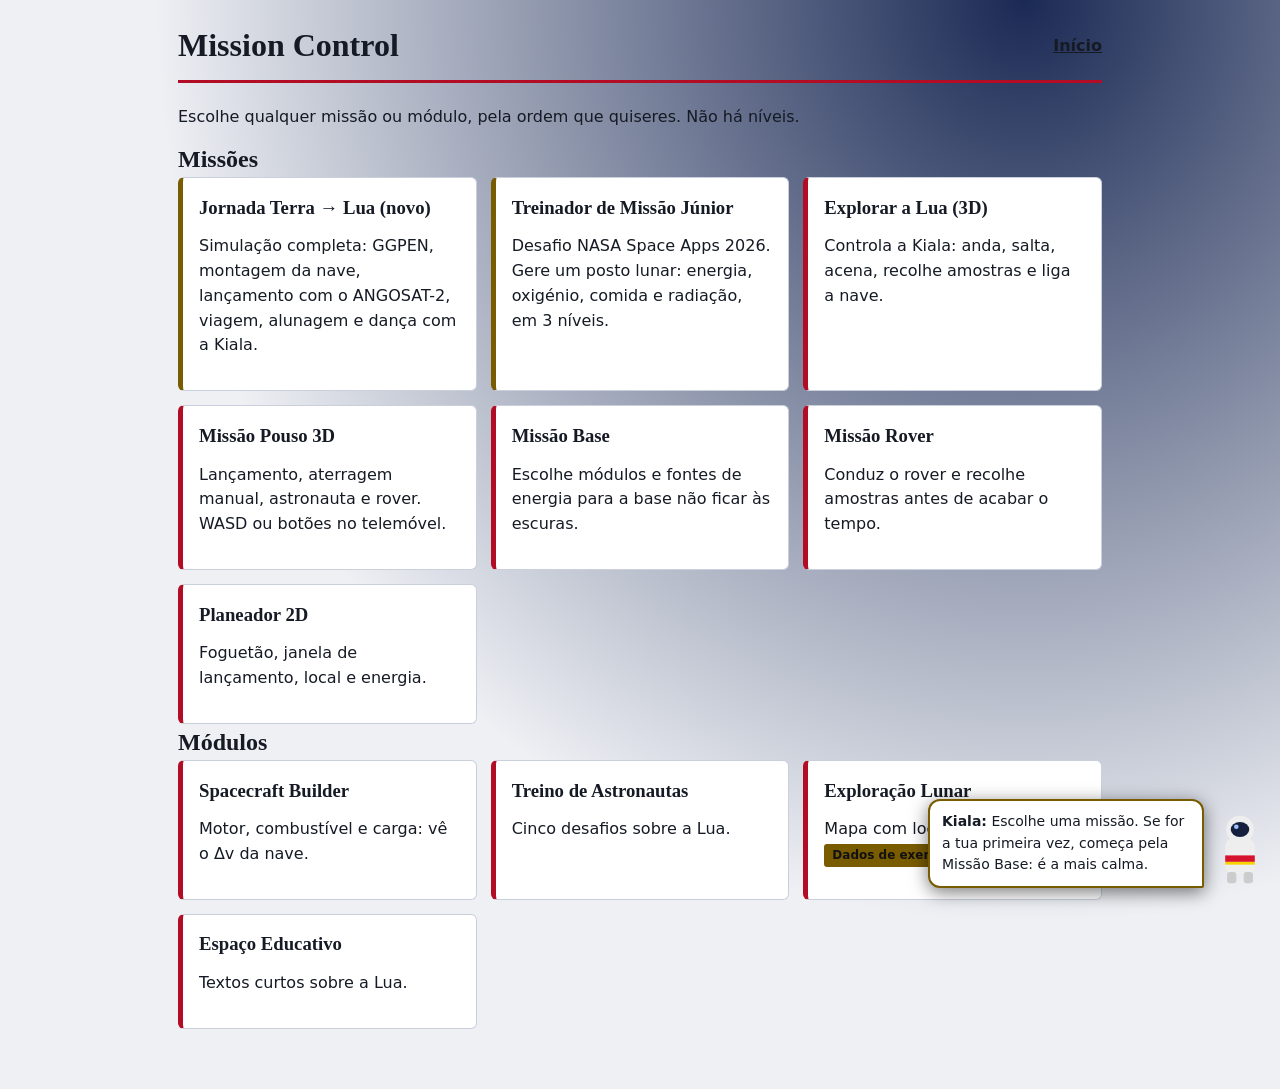
<file: mission.html>
<!doctype html><html lang="pt"><head><meta charset="utf-8"><meta name="viewport" content="width=device-width,initial-scale=1"><title>Mission Control · Luna Calumbo</title><link rel="stylesheet" href="css/main.css"></head><body class="bgimg"><main>
<div class="top"><h1>Mission Control</h1><a href="index.html">Início</a></div>
<p>Escolhe qualquer missão ou módulo, pela ordem que quiseres. Não há níveis.</p>
<h2>Missões</h2><div class="grid"><a class="card" href="jornada.html" style="border-left-color:var(--gd)"><h3>Jornada Terra → Lua (novo)</h3><p>Simulação completa: GGPEN, montagem da nave, lançamento com o ANGOSAT-2, viagem, alunagem e dança com a Kiala.</p></a><a class="card" href="outpost.html" style="border-left-color:var(--gd)"><h3>Treinador de Missão Júnior</h3><p>Desafio NASA Space Apps 2026. Gere um posto lunar: energia, oxigénio, comida e radiação, em 3 níveis.</p></a><a class="card" href="explorar.html"><h3>Explorar a Lua (3D)</h3><p>Controla a Kiala: anda, salta, acena, recolhe amostras e liga a nave.</p></a>
<a class="card" href="jogo3d.html"><h3>Missão Pouso 3D</h3><p>Lançamento, aterragem manual, astronauta e rover. WASD ou botões no telemóvel.</p></a>
<a class="card" href="missoes.html#base"><h3>Missão Base</h3><p>Escolhe módulos e fontes de energia para a base não ficar às escuras.</p></a>
<a class="card" href="missoes.html#rover"><h3>Missão Rover</h3><p>Conduz o rover e recolhe amostras antes de acabar o tempo.</p></a>
<a class="card" href="planeador/index.html"><h3>Planeador 2D</h3><p>Foguetão, janela de lançamento, local e energia.</p></a></div>
<h2>Módulos</h2><div class="grid">
<a class="card" href="builder.html"><h3>Spacecraft Builder</h3><p>Motor, combustível e carga: vê o Δv da nave.</p></a>
<a class="card" href="treino.html"><h3>Treino de Astronautas</h3><p>Cinco desafios sobre a Lua.</p></a>
<a class="card" href="clps.html"><h3>Exploração Lunar</h3><p>Mapa com locais de aterragem. <span class="demo">Dados de exemplo</span></p></a>
<a class="card" href="educativo.html"><h3>Espaço Educativo</h3><p>Textos curtos sobre a Lua.</p></a></div>
</main>
<script src="js/guide.js"></script><script>kiala('Escolhe uma missão. Se for a tua primeira vez, começa pela Missão Base: é a mais calma.','Todas as missões estão abertas. Sem ordem obrigatória.')</script></body></html>
</file>
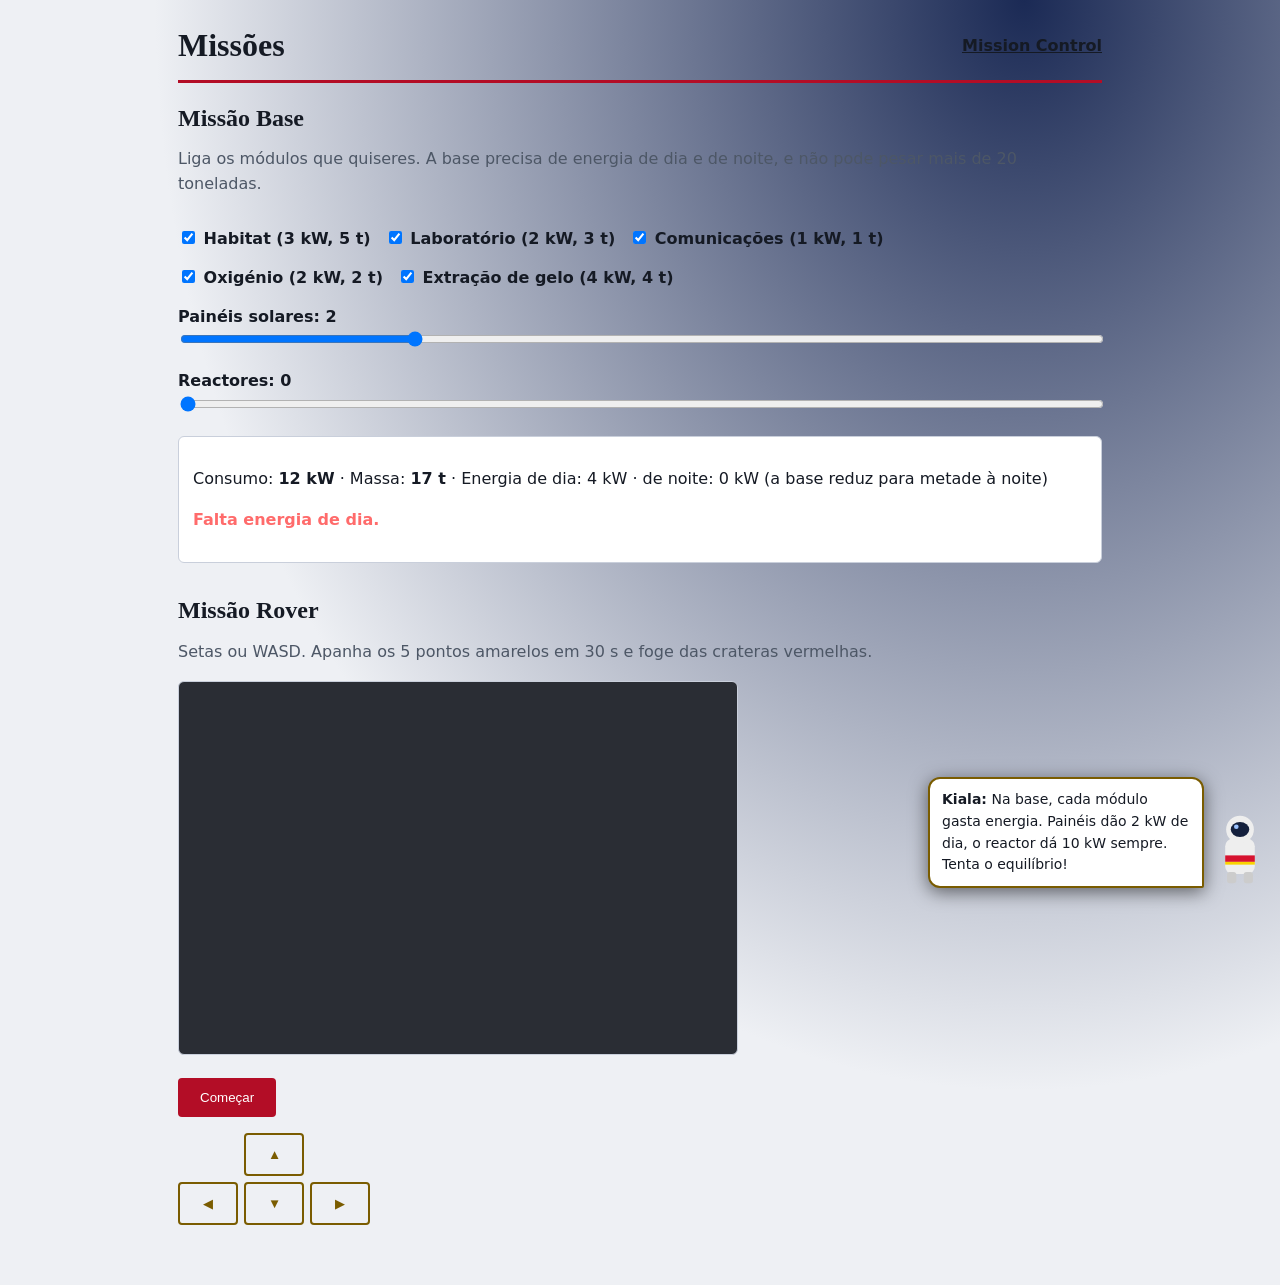
<file: missoes.html>
<!doctype html><html lang="pt"><head><meta charset="utf-8"><meta name="viewport" content="width=device-width,initial-scale=1"><title>Missões · Luna Calumbo</title><link rel="stylesheet" href="css/main.css"></head><body class="bgimg"><main>
<div class="top"><h1>Missões</h1><a href="mission.html">Mission Control</a></div>
<section id="base"><h2>Missão Base</h2><p class="mu" id="bd"></p><div id="mods"></div><div class="out" id="bo" aria-live="polite"></div></section>
<section id="rover" style="margin-top:34px"><h2>Missão Rover</h2><p class="mu">Setas ou WASD. Apanha os 5 pontos amarelos em 30 s e foge das crateras vermelhas.</p>
<canvas id="cv" width="480" height="320" style="width:100%;max-width:560px;background:#2a2d34;border:1px solid var(--ln);border-radius:6px;touch-action:none"></canvas>
<p><button class="btn" id="st">Começar</button> <span id="rs" aria-live="polite"></span></p>
<div style="display:grid;grid-template-columns:repeat(3,60px);gap:6px;max-width:200px"><span></span><button class="btn alt" data-d="u">▲</button><span></span><button class="btn alt" data-d="l">◀</button><button class="btn alt" data-d="d">▼</button><button class="btn alt" data-d="r">▶</button></div></section>
<script src="js/guide.js"></script><script src="js/missoes.js"></script></main></body></html>
</file>
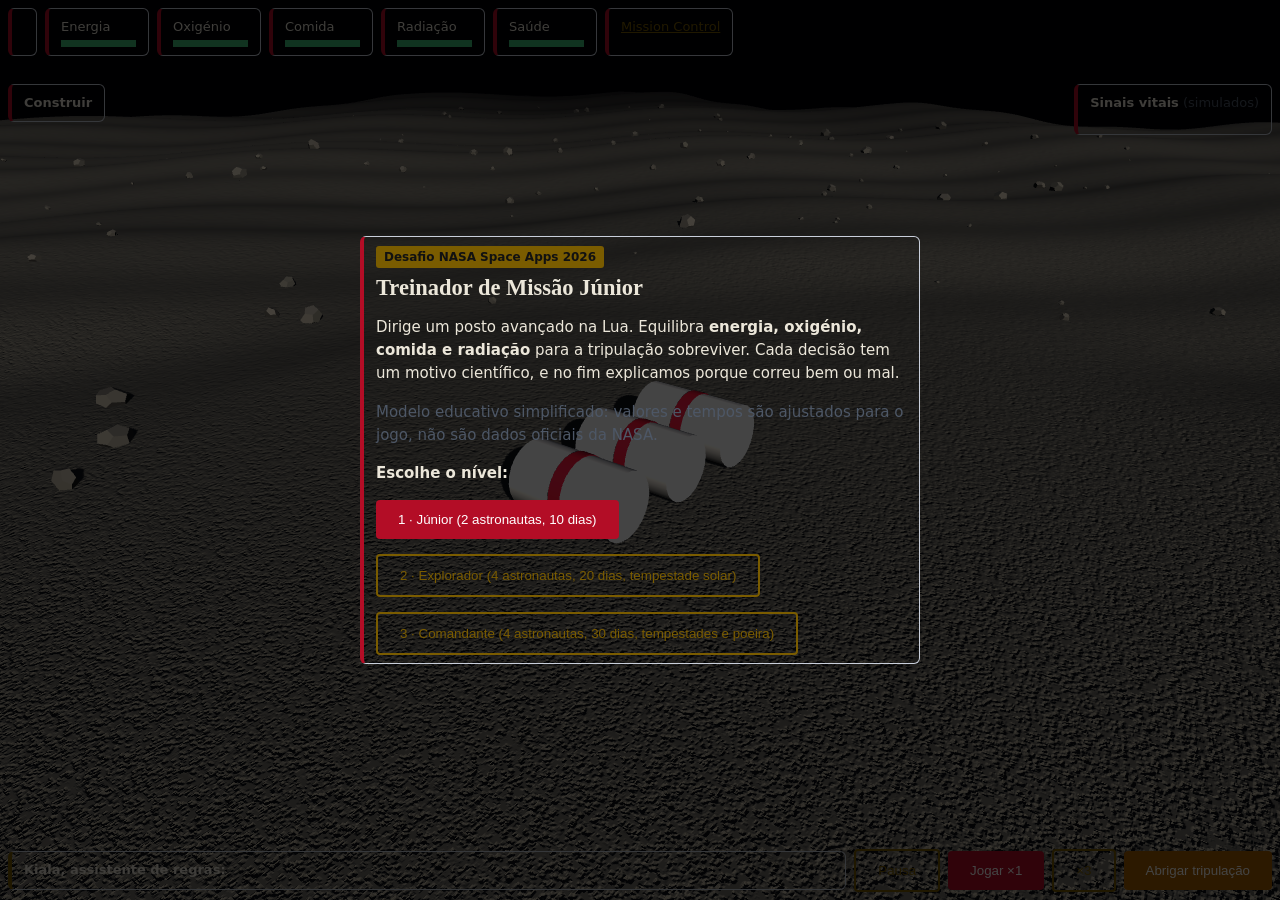
<file: outpost.html>
<!doctype html><html lang="pt"><head><meta charset="utf-8"><meta name="viewport" content="width=device-width,initial-scale=1,viewport-fit=cover"><title>Treinador de Missão Júnior · Luna Calumbo</title><link rel="stylesheet" href="css/main.css">
<style>body{overflow:hidden;touch-action:none}#w{position:fixed;inset:0}.pl{background:#070a12ddd;border:1px solid var(--ln);border-left:4px solid var(--red);padding:8px 12px;border-radius:6px;color:#ece7da;font-size:13px}
#top{position:fixed;top:8px;left:8px;right:8px;display:flex;flex-wrap:wrap;gap:8px;z-index:5}.bar{min-width:104px}.bar i{display:block;height:7px;background:#0008;margin-top:3px}.bar i b{display:block;height:100%;background:#3fbf7a}
#bld{position:fixed;left:8px;top:84px;z-index:5;max-width:200px;max-height:calc(100vh - 170px);overflow:auto}#bld button{display:block;width:100%;margin:4px 0;text-align:left;font-size:12px;padding:6px 8px}
#rt{position:fixed;right:8px;top:84px;z-index:5;max-width:230px}#men{position:fixed;left:8px;right:8px;bottom:8px;z-index:5;display:flex;gap:8px;align-items:center;flex-wrap:wrap}#men .pl{flex:1;min-width:200px;border-left-color:var(--gd)}
.ov{position:fixed;inset:0;background:#000b;z-index:20;display:flex;align-items:center;justify-content:center;padding:14px;overflow:auto}.ov .pl{max-width:560px;font-size:15px}
table{width:100%;font-size:12px;border-collapse:collapse}td,th{padding:2px 4px;text-align:left}</style></head><body><div id="w"></div>
<div id="top"><div class="pl" id="dy"></div><div class="pl bar">Energia<i><b id="b1"></b></i></div><div class="pl bar">Oxigénio<i><b id="b2"></b></i></div><div class="pl bar">Comida<i><b id="b3"></b></i></div><div class="pl bar">Radiação<i><b id="b4"></b></i></div><div class="pl bar">Saúde<i><b id="b5"></b></i></div><div class="pl"><a href="mission.html" style="color:var(--gd)">Mission Control</a></div></div>
<div class="pl" id="bld"><b>Construir</b> <span id="bud"></span><div id="bb"></div></div>
<div class="pl" id="rt"><b>Sinais vitais</b> <span class="mu">(simulados)</span><table id="vt"></table><p class="mu" id="pw"></p></div>
<div id="men"><div class="pl"><b>Kiala, assistente de regras:</b> <span id="ms"></span></div><button class="btn alt" id="sp0">Pausa</button><button class="btn" id="sp1">Jogar ×1</button><button class="btn alt" id="sp3">×3</button><button class="btn" id="sh" style="background:#a65e00">Abrigar tripulação</button></div>
<div class="ov" id="st"><div class="pl"><span class="demo">Desafio NASA Space Apps 2026</span><h2 style="margin:8px 0">Treinador de Missão Júnior</h2><p>Dirige um posto avançado na Lua. Equilibra <b>energia, oxigénio, comida e radiação</b> para a tripulação sobreviver. Cada decisão tem um motivo científico, e no fim explicamos porque correu bem ou mal.</p>
<p class="mu">Modelo educativo simplificado: valores e tempos são ajustados para o jogo, não são dados oficiais da NASA.</p><p><b>Escolhe o nível:</b></p><button class="btn" data-l="0">1 · Júnior (2 astronautas, 10 dias)</button><p><button class="btn alt" data-l="1">2 · Explorador (4 astronautas, 20 dias, tempestade solar)</button></p><button class="btn alt" data-l="2">3 · Comandante (4 astronautas, 30 dias, tempestades e poeira)</button></div></div>
<div class="ov" id="en" style="display:none"><div class="pl" id="rp"></div></div>
<script src="js/three.min.js"></script><script src="js/outpost.js"></script></body></html>
</file>
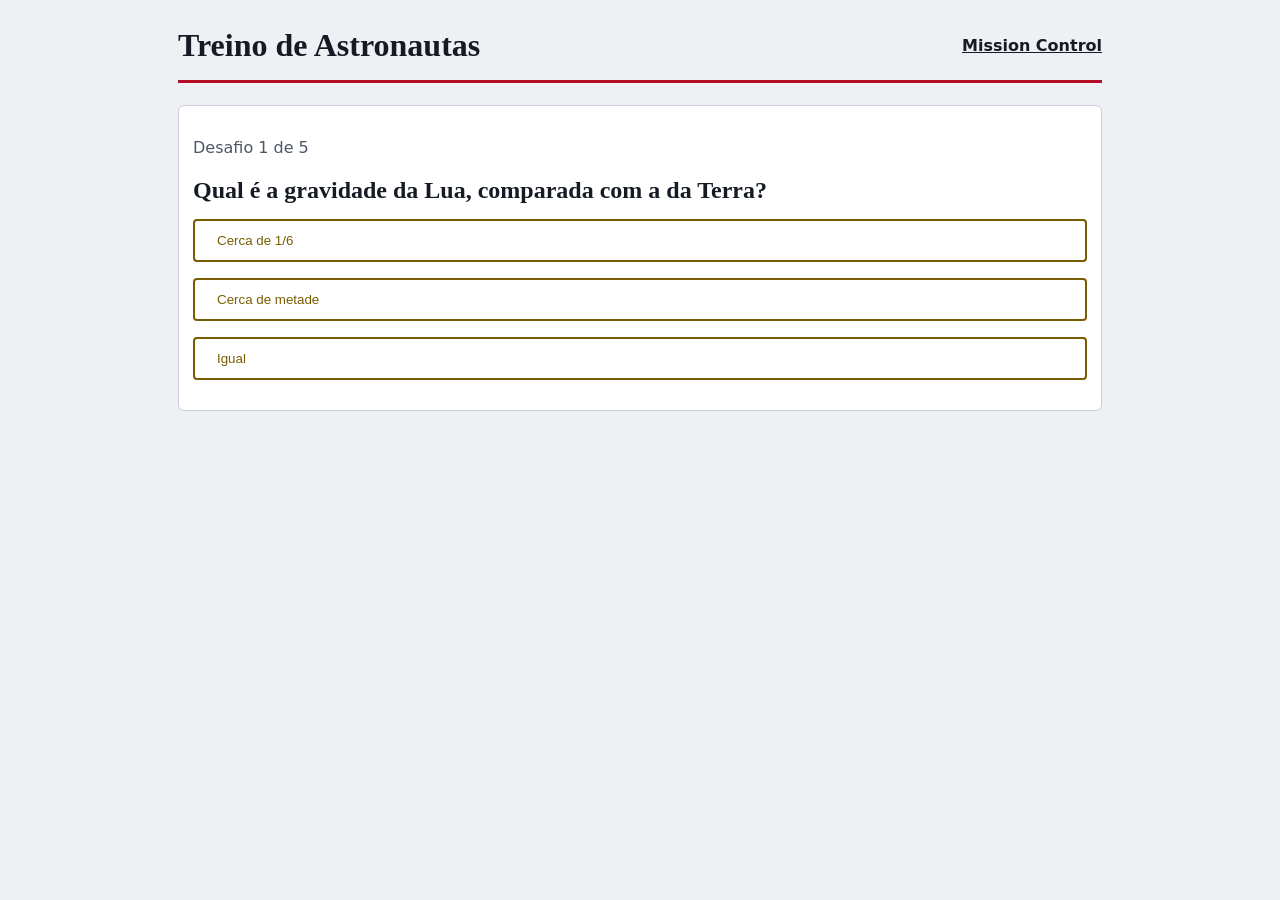
<file: treino.html>
<!doctype html><html lang="pt"><head><meta charset="utf-8"><meta name="viewport" content="width=device-width,initial-scale=1"><title>Treino de Astronautas</title><link rel="stylesheet" href="css/main.css"></head><body><main>
<div class="top"><h1>Treino de Astronautas</h1><a href="mission.html">Mission Control</a></div>
<div id="q" class="out" aria-live="polite"></div><script src="js/treino.js"></script></main></body></html>
</file>
<file: css/main.css>
:root{--bg:#070a12;--pn:#111726;--tx:#ece7da;--mu:#a3acba;--red:#d6122f;--gd:#f9d200;--ln:#2a3550;box-sizing:border-box}
@media(prefers-color-scheme:light){:root{--bg:#eef0f4;--pn:#fff;--tx:#151a24;--mu:#4d5766;--red:#b30d26;--gd:#7a5c00;--ln:#c9cfdb}}
*{box-sizing:inherit}body{margin:0;background:var(--bg);color:var(--tx);font:16px/1.55 "Trebuchet MS",system-ui,sans-serif}
h1,h2,h3{font-family:Georgia,"Times New Roman",serif;line-height:1.1;margin:.2em 0}
main{max-width:960px;margin:auto;padding:22px 18px 60px}
.top{display:flex;justify-content:space-between;align-items:center;gap:10px;border-bottom:3px solid var(--red);padding-bottom:10px;margin-bottom:22px}
.top a{color:var(--tx);font-weight:700}
.grid{display:grid;grid-template-columns:repeat(auto-fit,minmax(240px,1fr));gap:14px}
.card{display:block;background:var(--pn);border:1px solid var(--ln);border-left:5px solid var(--red);padding:16px;color:inherit;text-decoration:none;border-radius:6px}
a.card:hover,a.card:focus-visible{border-left-color:var(--gd)}
.btn{display:inline-block;background:var(--red);color:#fff;border:0;padding:12px 22px;font:700 16px inherit;border-radius:4px;cursor:pointer;text-decoration:none}
.btn:hover{background:#a00e24}.btn.alt{background:none;border:2px solid var(--gd);color:var(--gd)}
:focus-visible{outline:3px solid var(--gd);outline-offset:2px}
.demo{display:inline-block;background:var(--gd);color:#111;font-size:12px;font-weight:700;padding:2px 8px;border-radius:3px}
.mu{color:var(--mu)}label{display:block;margin-top:14px;font-weight:700}input[type=range]{width:100%}
.out{background:var(--pn);border:1px solid var(--ln);padding:14px;margin-top:16px;border-radius:6px}
.ok{color:#3fbf7a}.bad{color:#ff6b6b}
@media(prefers-reduced-motion:reduce){*{animation:none!important}}
.bgimg{background:radial-gradient(ellipse at 80% 0,#1b2a55,var(--bg) 60%)}
.who{position:fixed;right:12px;bottom:12px;z-index:50;display:flex;align-items:flex-end;gap:8px;max-width:min(340px,90vw)}
.who .bub{background:var(--pn);border:2px solid var(--gd);border-radius:12px 12px 2px 12px;padding:10px 12px;font-size:14px;box-shadow:0 4px 18px #0008}
.who button.av{background:none;border:0;cursor:pointer;padding:0}
.chip{display:inline-block;border:2px solid var(--gd);color:var(--gd);border-radius:99px;padding:6px 14px;margin:4px 6px 0 0;background:none;font:700 14px inherit;cursor:pointer}.chip[aria-pressed=true]{background:var(--gd);color:#111}
</file>
<file: planeador/css/style.css>
:root{color-scheme:dark;--bg:#0a0c0f;--panel:#12161b;--line:#27303a;--tx:#e8e4da;--mu:#8d96a0;--red:#e0301e;--gold:#ffc83d;--ok:#5fd38d;--bad:#ff5d5d;box-sizing:border-box;padding-top:env(safe-area-inset-top,0px);padding-bottom:env(safe-area-inset-bottom,0px)}
@media(prefers-color-scheme:light){:root:not([data-theme=dark]){color-scheme:light;--bg:#f2efe8;--panel:#fff;--line:#d4cfc3;--tx:#15181c;--mu:#5d646c;--red:#c4210f;--gold:#9a6b00;--ok:#18864a;--bad:#c52222}}
*{box-sizing:border-box}html{scroll-padding-top:env(safe-area-inset-top,0px)}
body{margin:0;background:var(--bg);color:var(--tx);font:15px/1.5 system-ui,-apple-system,"Segoe UI",sans-serif}
.mono,h1,h2,.k{font-family:ui-monospace,"SF Mono",Menlo,Consolas,monospace}
header{padding:28px 18px 18px;max-width:900px;margin:auto;border-bottom:3px solid var(--red)}
h1{margin:0;font-size:clamp(28px,7vw,52px);letter-spacing:-.02em;line-height:1}h1 em{color:var(--gold);font-style:normal}
header p{color:var(--mu);margin:8px 0 0;max-width:60ch}
main{max-width:900px;margin:auto;padding:14px 18px 60px}
nav{display:flex;gap:6px;margin:6px 0 16px}nav button{flex:1;background:var(--panel);border:1px solid var(--line);color:var(--mu);padding:10px 4px;font:600 12px ui-monospace,monospace;cursor:pointer}
nav button.on{color:var(--bg);background:var(--gold);border-color:var(--gold)}nav button.done:not(.on){color:var(--ok)}
.card{background:var(--panel);border:1px solid var(--line);padding:16px;margin-bottom:14px}
h2{margin:0 0 6px;font-size:18px;letter-spacing:.04em}.k{color:var(--mu);font-size:11px;letter-spacing:.1em;text-transform:uppercase}
.row{display:grid;grid-template-columns:repeat(auto-fit,minmax(130px,1fr));gap:8px;margin:12px 0}
.m{border-left:3px solid var(--red);padding:2px 10px}.m b{display:block;font:600 22px ui-monospace,monospace}
label{display:flex;justify-content:space-between;margin-top:14px;font-weight:600}input[type=range]{width:100%;accent-color:var(--gold)}
.sites{display:grid;gap:8px}.site{text-align:left;background:none;border:1px solid var(--line);color:var(--tx);padding:12px;cursor:pointer;font:inherit}
.site.on{border-color:var(--gold);box-shadow:inset 3px 0 0 var(--gold)}.site small{display:block;color:var(--mu)}
.btn{background:var(--gold);color:#111;border:0;padding:12px 20px;font:700 14px ui-monospace,monospace;cursor:pointer;margin-top:14px}.btn:disabled{opacity:.35;cursor:not-allowed}.btn.g{background:none;color:var(--tx);border:1px solid var(--line)}
.msg{margin-top:12px;padding:10px 12px;border-left:3px solid var(--mu);background:rgba(128,128,128,.1)}.msg.ok{border-color:var(--ok)}.msg.bad{border-color:var(--bad)}
canvas{width:100%;height:auto;display:block;background:#000;border:1px solid var(--line)}
.note{color:var(--mu);font-size:12px;margin-top:10px}a{color:var(--gold)}

.pad{display:flex;gap:8px;margin-top:10px}.pad .btn{flex:1;margin:0;font-size:20px;touch-action:none;user-select:none}#lang{float:right;margin:0;padding:6px 12px}.lb td{padding:2px 10px 2px 0}
</file>
